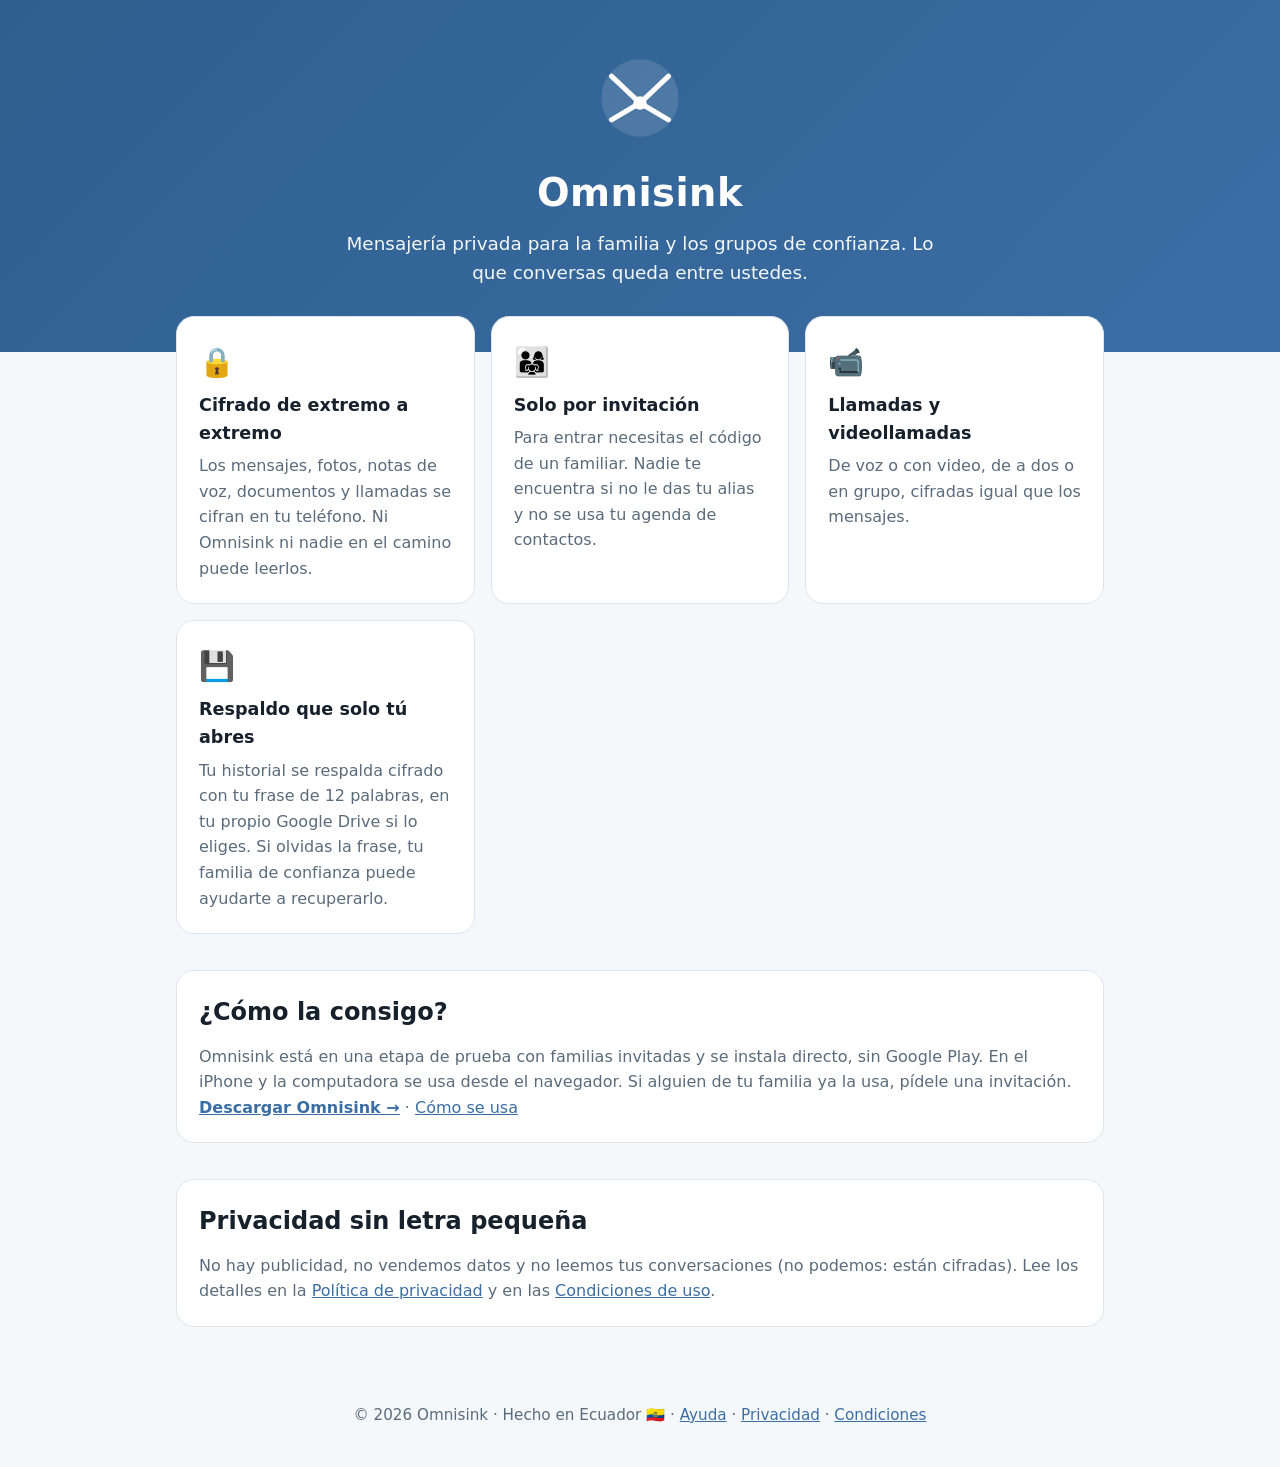
<file: index.html>
<!doctype html>
<html lang="es">
<head>
<meta charset="utf-8">
<meta name="viewport" content="width=device-width, initial-scale=1">
<!-- VERIFICACIÓN DE GOOGLE: pega aquí la etiqueta que te da Search Console (paso 4 de las instrucciones) -->
<meta name="google-site-verification" content="xo5uFhL19Jm6Zq7zxini_jDiAbZhbQNuRPZtZLeQFXs" />
<title>Omnisink · Mensajería privada para la familia</title>
<meta name="description" content="Omnisink es una app de mensajería privada con cifrado de extremo a extremo, pensada para familias y grupos de confianza.">
<style>
  :root { --azul:#2F5F8F; --azul2:#3B6EA5; --fondo:#F5F8FB; --texto:#16212C; --gris:#5A6B7B; --tarjeta:#FFFFFF; --borde:#DCE4EC; }
  @media (prefers-color-scheme: dark) { :root { --fondo:#10151C; --texto:#E8EEF4; --gris:#A8B6C4; --tarjeta:#18212B; --borde:#26323F; } }
  * { box-sizing: border-box; }
  body { margin:0; font-family: system-ui, -apple-system, "Segoe UI", Roboto, sans-serif; background:var(--fondo); color:var(--texto); line-height:1.6; }
  header { background:linear-gradient(135deg,var(--azul),var(--azul2)); color:#fff; padding:56px 20px 64px; text-align:center; }
  header h1 { margin:14px 0 6px; font-size:2.4rem; letter-spacing:.5px; }
  header p { margin:0 auto; max-width:620px; font-size:1.15rem; opacity:.95; }
  main { max-width:960px; margin:-36px auto 0; padding:0 16px 48px; }
  .rejilla { display:grid; grid-template-columns:repeat(auto-fit,minmax(240px,1fr)); gap:16px; }
  .tarjeta { background:var(--tarjeta); border:1px solid var(--borde); border-radius:18px; padding:22px; }
  .tarjeta h3 { margin:6px 0 6px; font-size:1.1rem; }
  .tarjeta p { margin:0; color:var(--gris); }
  .icono { font-size:1.8rem; }
  section { margin-top:36px; }
  h2 { font-size:1.5rem; margin:0 0 12px; }
  footer { text-align:center; color:var(--gris); padding:28px 16px 40px; font-size:.95rem; }
  footer a, main a { color:var(--azul2); }
</style>
</head>
<body>
<header>
  <svg width="84" height="84" viewBox="0 0 100 100" aria-label="Logo de Omnisink">
    <circle cx="50" cy="50" r="46" fill="rgba(255,255,255,.12)"/>
    <g stroke="#fff" stroke-width="6" stroke-linecap="round" fill="none">
      <line x1="16" y1="24" x2="50" y2="56"/><line x1="84" y1="24" x2="50" y2="56"/>
      <line x1="16" y1="76" x2="50" y2="56"/><line x1="84" y1="76" x2="50" y2="56"/>
    </g>
    <circle cx="50" cy="56" r="8" fill="#fff"/>
  </svg>
  <h1>Omnisink</h1>
  <p>Mensajería privada para la familia y los grupos de confianza. Lo que conversas queda entre ustedes.</p>
</header>

<main>
  <div class="rejilla">
    <div class="tarjeta"><div class="icono">🔒</div><h3>Cifrado de extremo a extremo</h3>
      <p>Los mensajes, fotos, notas de voz, documentos y llamadas se cifran en tu teléfono. Ni Omnisink ni nadie en el camino puede leerlos.</p></div>
    <div class="tarjeta"><div class="icono">👨‍👩‍👧</div><h3>Solo por invitación</h3>
      <p>Para entrar necesitas el código de un familiar. Nadie te encuentra si no le das tu alias y no se usa tu agenda de contactos.</p></div>
    <div class="tarjeta"><div class="icono">📹</div><h3>Llamadas y videollamadas</h3>
      <p>De voz o con video, de a dos o en grupo, cifradas igual que los mensajes.</p></div>
    <div class="tarjeta"><div class="icono">💾</div><h3>Respaldo que solo tú abres</h3>
      <p>Tu historial se respalda cifrado con tu frase de 12 palabras, en tu propio Google Drive si lo eliges. Si olvidas la frase, tu familia de confianza puede ayudarte a recuperarlo.</p></div>
  </div>

  <section class="tarjeta">
    <h2>¿Cómo la consigo?</h2>
    <p>Omnisink está en una etapa de prueba con familias invitadas y se instala directo, sin Google Play. En el iPhone y la computadora se usa desde el navegador. Si alguien de tu familia ya la usa, pídele una invitación.</p>
    <p><a href="descargar.html"><b>Descargar Omnisink →</b></a> · <a href="ayuda.html">Cómo se usa</a></p>
  </section>

  <section class="tarjeta">
    <h2>Privacidad sin letra pequeña</h2>
    <p>No hay publicidad, no vendemos datos y no leemos tus conversaciones (no podemos: están cifradas). Lee los detalles en la
      <a href="privacidad.html">Política de privacidad</a> y en las <a href="condiciones.html">Condiciones de uso</a>.</p>
  </section>
</main>

<footer>
  © 2026 Omnisink · Hecho en Ecuador 🇪🇨 ·
  <a href="ayuda.html">Ayuda</a> · <a href="privacidad.html">Privacidad</a> · <a href="condiciones.html">Condiciones</a>
</footer>
</body>
</html>
</file>
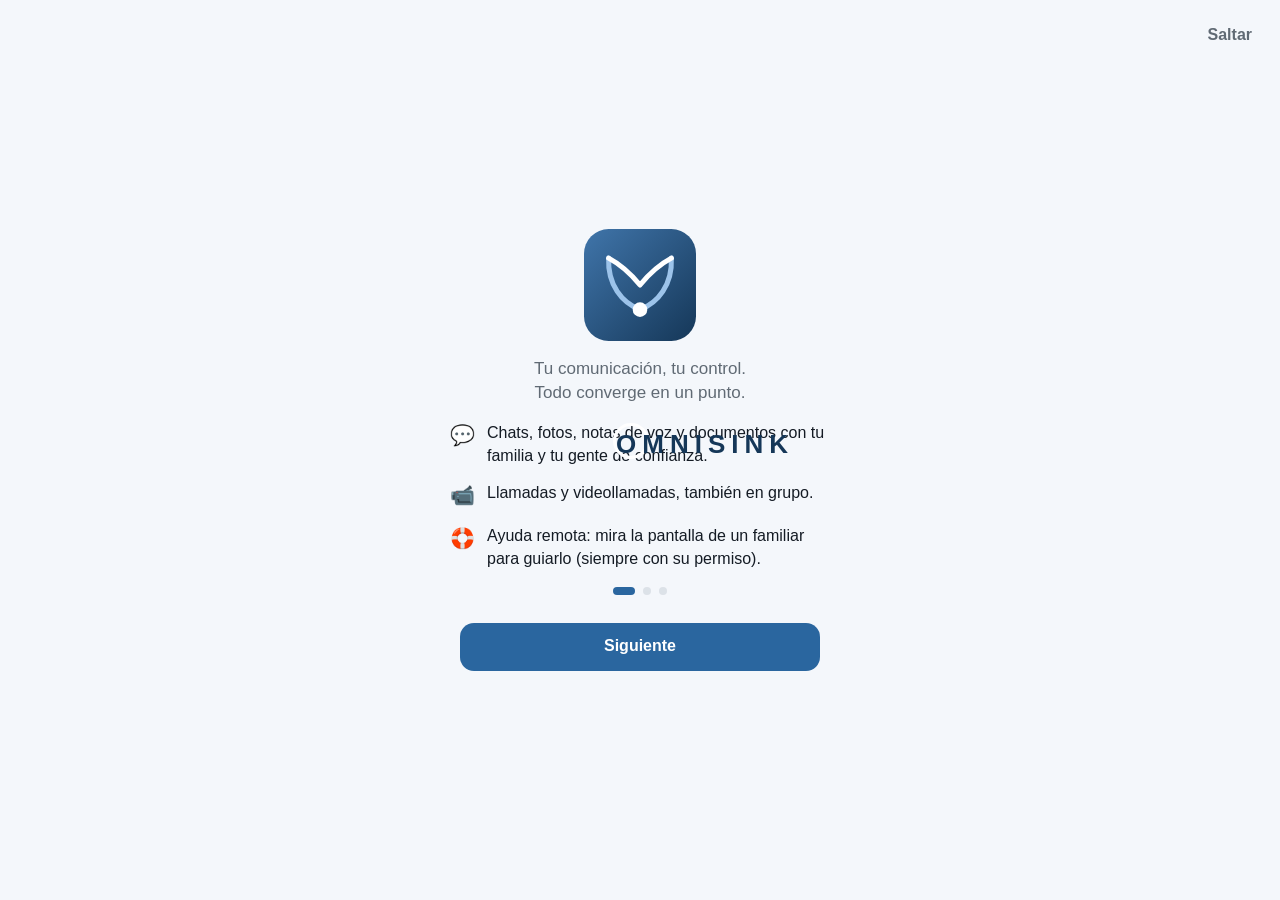
<file: app/index.html>
<!doctype html>
<html lang="es-EC">
  <head>
    <meta charset="UTF-8" />
    <meta http-equiv="Content-Security-Policy" content="default-src 'self'; script-src 'self'; style-src 'self' 'unsafe-inline'; img-src 'self' data: blob:; media-src 'self' blob:; connect-src 'self' https://*.supabase.co wss://*.supabase.co; worker-src 'self'; object-src 'none'; base-uri 'self'; form-action 'self'" />
    <meta name="viewport" content="width=device-width, initial-scale=1, viewport-fit=cover, interactive-widget=resizes-content" />
    <title>Omnisink</title>
    <meta name="description" content="Omnisink: mensajería privada y cifrada para la familia." />
    <meta name="theme-color" content="#FFFFFF" />
    <meta name="referrer" content="no-referrer" />
    <link rel="manifest" href="./manifest.webmanifest" />
    <link rel="icon" href="./logo.svg" type="image/svg+xml" />
    <link rel="apple-touch-icon" href="./apple-touch-icon.png" />
    <meta name="apple-mobile-web-app-capable" content="yes" />
    <meta name="mobile-web-app-capable" content="yes" />
    <meta name="apple-mobile-web-app-status-bar-style" content="default" />
    <meta name="apple-mobile-web-app-title" content="Omnisink" />
    <script type="module" crossorigin src="./assets/index-DxoD8x3Q.js"></script>
    <link rel="stylesheet" crossorigin href="./assets/index-quIKuEgE.css">
  </head>
  <body>
    <div id="raiz"></div>
    <noscript>Omnisink necesita JavaScript.</noscript>
  </body>
</html>
</file>
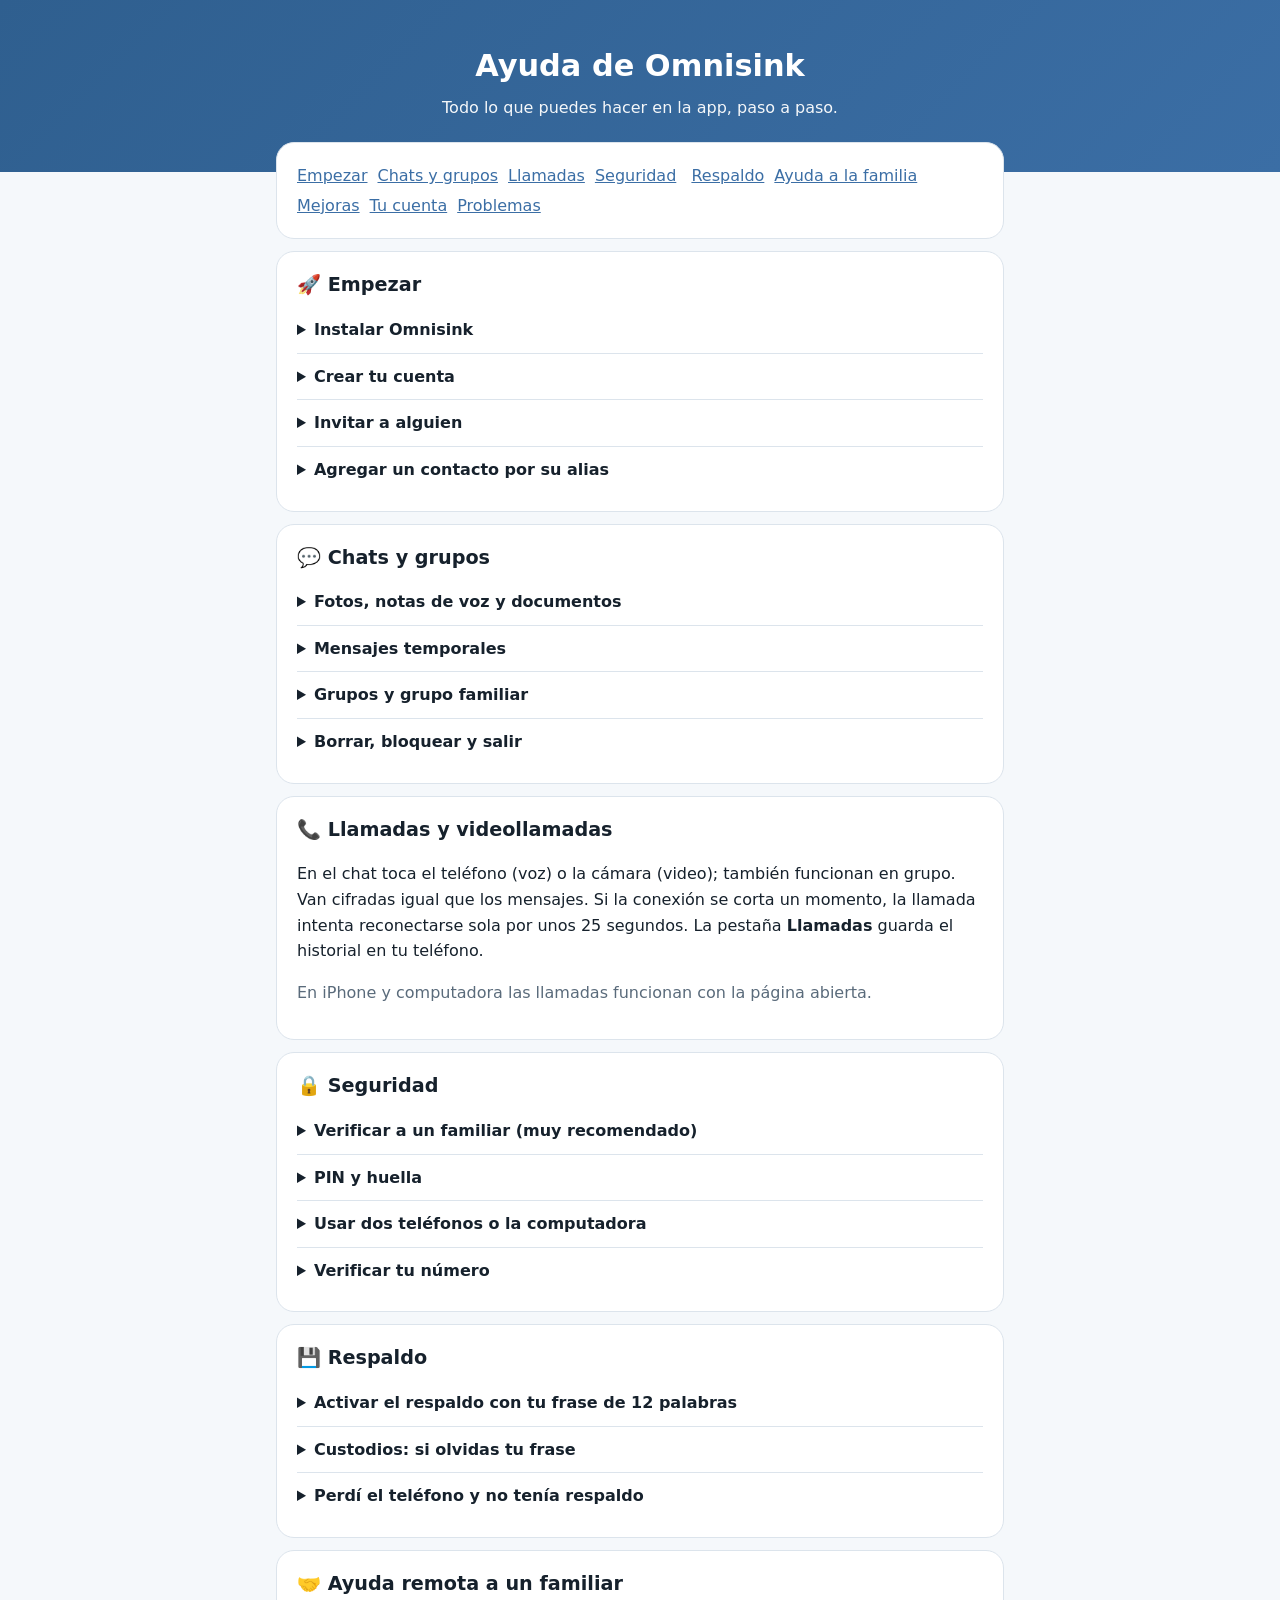
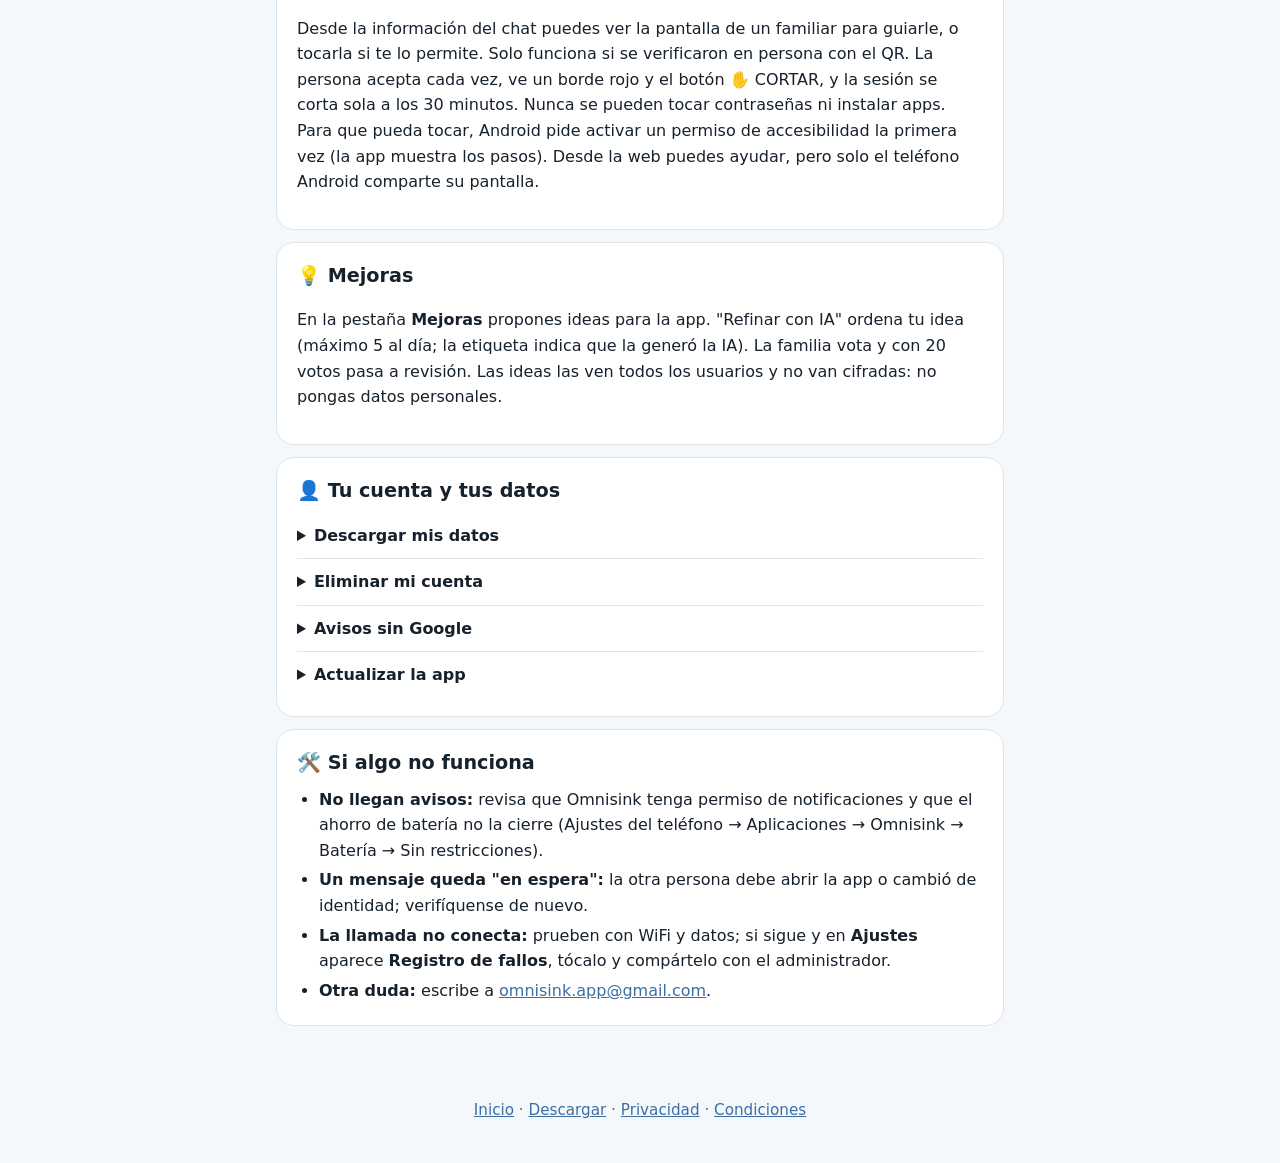
<file: ayuda.html>
<!doctype html>
<html lang="es">
<head>
<meta charset="utf-8">
<meta name="viewport" content="width=device-width, initial-scale=1">
<title>Ayuda · Omnisink</title>
<meta name="description" content="Guía de uso de Omnisink: instalar, invitar, verificar, llamar, respaldar y cuidar tu cuenta.">
<style>
  :root { --azul:#2F5F8F; --azul2:#3B6EA5; --fondo:#F5F8FB; --texto:#16212C; --gris:#5A6B7B; --tarjeta:#FFFFFF; --borde:#DCE4EC; }
  @media (prefers-color-scheme: dark) { :root { --fondo:#10151C; --texto:#E8EEF4; --gris:#A8B6C4; --tarjeta:#18212B; --borde:#26323F; --azul2:#7FB0E6; } }
  * { box-sizing: border-box; }
  body { margin:0; font-family: system-ui, -apple-system, "Segoe UI", Roboto, sans-serif; background:var(--fondo); color:var(--texto); line-height:1.6; }
  header { background:linear-gradient(135deg,var(--azul),#3B6EA5); color:#fff; padding:36px 20px 52px; text-align:center; }
  header h1 { margin:6px 0 4px; font-size:1.9rem; }
  header p { margin:0 auto; max-width:560px; opacity:.95; }
  main { max-width:760px; margin:-30px auto 0; padding:0 16px 48px; display:flex; flex-direction:column; gap:12px; }
  nav.tarjeta a { display:inline-block; margin:2px 10px 2px 0; }
  .tarjeta { background:var(--tarjeta); border:1px solid var(--borde); border-radius:18px; padding:18px 20px; }
  h2 { font-size:1.2rem; margin:0 0 6px; }
  details { border-top:1px solid var(--borde); padding:10px 0; }
  details:first-of-type { border-top:0; }
  summary { cursor:pointer; font-weight:650; }
  summary:focus-visible, a:focus-visible { outline:3px solid var(--azul2); outline-offset:2px; border-radius:6px; }
  ol, ul { margin:8px 0 4px; padding-left:22px; }
  li { margin:4px 0; }
  .gris { color:var(--gris); }
  b.ruta { white-space:nowrap; }
  footer { text-align:center; color:var(--gris); padding:24px 16px 40px; font-size:.95rem; }
  a { color:var(--azul2); }
</style>
</head>
<body>
<header>
  <h1>Ayuda de Omnisink</h1>
  <p>Todo lo que puedes hacer en la app, paso a paso.</p>
</header>
<main>
  <nav class="tarjeta" aria-label="Temas">
    <a href="#empezar">Empezar</a><a href="#chats">Chats y grupos</a><a href="#llamadas">Llamadas</a><a href="#seguridad">Seguridad</a>
    <a href="#respaldo">Respaldo</a><a href="#familia">Ayuda a la familia</a><a href="#mejoras">Mejoras</a><a href="#cuenta">Tu cuenta</a><a href="#problemas">Problemas</a>
  </nav>

  <section class="tarjeta" id="empezar">
    <h2>🚀 Empezar</h2>
    <details><summary>Instalar Omnisink</summary>
      <p>En Android descárgala desde <a href="descargar.html">la página de descarga</a> (se instala sin Google Play). En iPhone o computadora úsala desde el navegador en <a href="app/">Omnisink Web</a>; en iPhone agrégala a la pantalla de inicio con Safari → Compartir → <b>Agregar a inicio</b> para recibir avisos.</p></details>
    <details><summary>Crear tu cuenta</summary>
      <ol><li>Abre Omnisink y toca <b>Tengo un código de invitación</b> (si el registro está abierto, el botón dice <b>Crear mi cuenta</b>).</li>
        <li>Escribe el código de invitación que te dio un familiar (si el registro está abierto, el código es opcional).</li>
        <li>Escribe tu nombre y elige <b>Sin datos personales</b> o <b>Con email</b>. Con email puedes volver a entrar desde otro teléfono; sin datos personales, si desinstalas la app sin agregar un email, pierdes la cuenta.</li>
        <li>Marca la casilla de las Condiciones de uso y la Política de privacidad y toca <b>Crear mi cuenta</b>.</li></ol></details>
    <details><summary>Invitar a alguien</summary>
      <p>En <b class="ruta">Ajustes → Invitar a alguien</b> se crea un código que vence en 7 días y se comparte con el enlace de descarga. Si tienes un grupo familiar, la invitación familiar mete a la persona directo al grupo y la deja como contacto de todos.</p></details>
    <details><summary>Agregar un contacto por su alias</summary>
      <p>Cada persona tiene un alias en <b>Ajustes</b>. Compártelo y la otra persona te agrega desde <b>Nuevo chat</b>. Omnisink no usa la agenda de tu teléfono.</p></details>
  </section>

  <section class="tarjeta" id="chats">
    <h2>💬 Chats y grupos</h2>
    <details><summary>Fotos, notas de voz y documentos</summary>
      <p>En el chat toca <b>+</b> para adjuntar una foto o un documento, o toca el micrófono para grabar una nota de voz y luego envíala. Todo va cifrado. En el servidor los archivos se borran cuando todos los descargaron o a las 72 horas, lo que pase primero: descárgalos dentro de ese tiempo.</p></details>
    <details><summary>Mensajes temporales</summary>
      <p>En la información del chat elige cuánto duran los mensajes nuevos. Se borran solos de todos los teléfonos y del servidor. Ojo: alguien igual podría tomarles captura de pantalla.</p></details>
    <details><summary>Grupos y grupo familiar</summary>
      <p>Desde <b>Nuevo chat → Crear un grupo</b>. Si conviertes un grupo en <b>familiar</b>, todos quedan como contactos entre sí (no se puede deshacer). Si el dueño sale del grupo o elimina su cuenta, el grupo pasa a quien lleva más tiempo en él.</p></details>
    <details><summary>Borrar, bloquear y salir</summary>
      <p>Mantén presionado un mensaje para borrarlo. Para quitar o bloquear a alguien, en <b>Nuevo chat</b> mantén presionado su nombre. Para salir de un grupo, abre la información del grupo.</p></details>
  </section>

  <section class="tarjeta" id="llamadas">
    <h2>📞 Llamadas y videollamadas</h2>
    <p>En el chat toca el teléfono (voz) o la cámara (video); también funcionan en grupo. Van cifradas igual que los mensajes. Si la conexión se corta un momento, la llamada intenta reconectarse sola por unos 25 segundos. La pestaña <b>Llamadas</b> guarda el historial en tu teléfono.</p>
    <p class="gris">En iPhone y computadora las llamadas funcionan con la página abierta.</p>
  </section>

  <section class="tarjeta" id="seguridad">
    <h2>🔒 Seguridad</h2>
    <details><summary>Verificar a un familiar (muy recomendado)</summary>
      <p>En la información del chat toca <b>Verificar</b>. Lo mejor es en persona: cada uno escanea el código QR del otro. También pueden leer en voz alta los 12 grupos de números por llamada: deben ser iguales. Si un día aparece "la identidad cambió", normalmente es porque reinstaló la app: verifiquen de nuevo.</p></details>
    <details><summary>PIN y huella</summary>
      <p>En <b class="ruta">Ajustes → Seguridad</b> pon un PIN y, si quieres, la huella para abrir Omnisink. Si olvidas el PIN tienes que cerrar sesión.</p></details>
    <details><summary>Usar dos teléfonos o la computadora</summary>
      <p>En el teléfono nuevo o en la web elige vincular; aparece un QR. En tu teléfono principal abre la pestaña <b>Dispositivos → Escanear código</b>. Hasta 4 dispositivos por cuenta.</p></details>
    <details><summary>Verificar tu número</summary>
      <p>Opcional, en <b class="ruta">Ajustes → Verificar mi número</b>: envías un SMS con un código desde tu número (tu operadora lo cobra como un SMS normal). Nadie ve tu número; tus contactos solo ven que está verificado.</p></details>
  </section>

  <section class="tarjeta" id="respaldo">
    <h2>💾 Respaldo</h2>
    <details><summary>Activar el respaldo con tu frase de 12 palabras</summary>
      <ol><li>Ve a <b class="ruta">Ajustes → Respaldo</b> y toca <b>Crear mi frase de 12 palabras</b>.</li>
        <li>Anota las 12 palabras en papel, en orden. No les tomes captura ni las envíes por chat.</li>
        <li>Confírmalas. Desde ahí se respalda solo una vez al día (sin fotos, solo su vista previa).</li></ol>
      <p>Puedes guardarlo en tu propio Google Drive o en el servidor de Omnisink; en los dos casos va cifrado y nadie lo abre sin tu frase. Si tu cuenta es sin datos personales, agrégale un email ahí mismo para poder restaurarla en otro teléfono.</p></details>
    <details><summary>Custodios: si olvidas tu frase</summary>
      <p>En <b class="ruta">Respaldo → Custodios</b> eliges de 3 a 5 familiares de mucha confianza. Cada uno guarda un pedacito de tu clave; varios juntos, verificándote en persona, te ayudan a recuperarla. Ninguno puede leer tus chats.</p></details>
    <details><summary>Perdí el teléfono y no tenía respaldo</summary>
      <p>Entra con tu email en el teléfono nuevo y pide el historial a tu familia: ellos te verifican en persona y te comparten los mensajes de los chats que tienen en común. Las fotos antiguas no se recuperan.</p></details>
  </section>

  <section class="tarjeta" id="familia">
    <h2>🤝 Ayuda remota a un familiar</h2>
    <p>Desde la información del chat puedes ver la pantalla de un familiar para guiarle, o tocarla si te lo permite. Solo funciona si se verificaron en persona con el QR. La persona acepta cada vez, ve un borde rojo y el botón ✋ CORTAR, y la sesión se corta sola a los 30 minutos. Nunca se pueden tocar contraseñas ni instalar apps. Para que pueda tocar, Android pide activar un permiso de accesibilidad la primera vez (la app muestra los pasos). Desde la web puedes ayudar, pero solo el teléfono Android comparte su pantalla.</p>
  </section>

  <section class="tarjeta" id="mejoras">
    <h2>💡 Mejoras</h2>
    <p>En la pestaña <b>Mejoras</b> propones ideas para la app. "Refinar con IA" ordena tu idea (máximo 5 al día; la etiqueta indica que la generó la IA). La familia vota y con 20 votos pasa a revisión. Las ideas las ven todos los usuarios y no van cifradas: no pongas datos personales.</p>
  </section>

  <section class="tarjeta" id="cuenta">
    <h2>👤 Tu cuenta y tus datos</h2>
    <details><summary>Descargar mis datos</summary>
      <p><b class="ruta">Ajustes → Mis datos → Descargar mis datos</b> te entrega un archivo con lo que el servidor guarda de tu cuenta. Tus mensajes no están ahí: viven cifrados en tus teléfonos.</p></details>
    <details><summary>Eliminar mi cuenta</summary>
      <p><b class="ruta">Ajustes → Mis datos → Eliminar mi cuenta</b>, escribe ELIMINAR y confirma. Se borran tu perfil, contactos, número verificado, Mejoras y respaldo del servidor, y lo guardado en ese dispositivo. No se puede deshacer. Si guardaste el respaldo en tu Google Drive, bórralo en Drive → Configuración → Administrar apps → Omnisink.</p></details>
    <details><summary>Avisos sin Google</summary>
      <p>Si tu teléfono no tiene Google Play, en <b>Ajustes</b> activa los avisos con la app gratuita ntfy.</p></details>
    <details><summary>Actualizar la app</summary>
      <p>Omnisink te avisa cuando hay versión nueva; también puedes ir a <b class="ruta">Ajustes → Buscar actualizaciones</b>. Se descarga (unos 170 MB) y Android pide confirmar. Tus chats se conservan.</p></details>
  </section>

  <section class="tarjeta" id="problemas">
    <h2>🛠️ Si algo no funciona</h2>
    <ul>
      <li><b>No llegan avisos:</b> revisa que Omnisink tenga permiso de notificaciones y que el ahorro de batería no la cierre (Ajustes del teléfono → Aplicaciones → Omnisink → Batería → Sin restricciones).</li>
      <li><b>Un mensaje queda "en espera":</b> la otra persona debe abrir la app o cambió de identidad; verifíquense de nuevo.</li>
      <li><b>La llamada no conecta:</b> prueben con WiFi y datos; si sigue y en <b>Ajustes</b> aparece <b>Registro de fallos</b>, tócalo y compártelo con el administrador.</li>
      <li><b>Otra duda:</b> escribe a <a href="mailto:omnisink.app@gmail.com">omnisink.app@gmail.com</a>.</li>
    </ul>
  </section>
</main>
<footer>
  <a href="./">Inicio</a> · <a href="descargar.html">Descargar</a> · <a href="privacidad.html">Privacidad</a> · <a href="condiciones.html">Condiciones</a>
</footer>
</body>
</html>
</file>
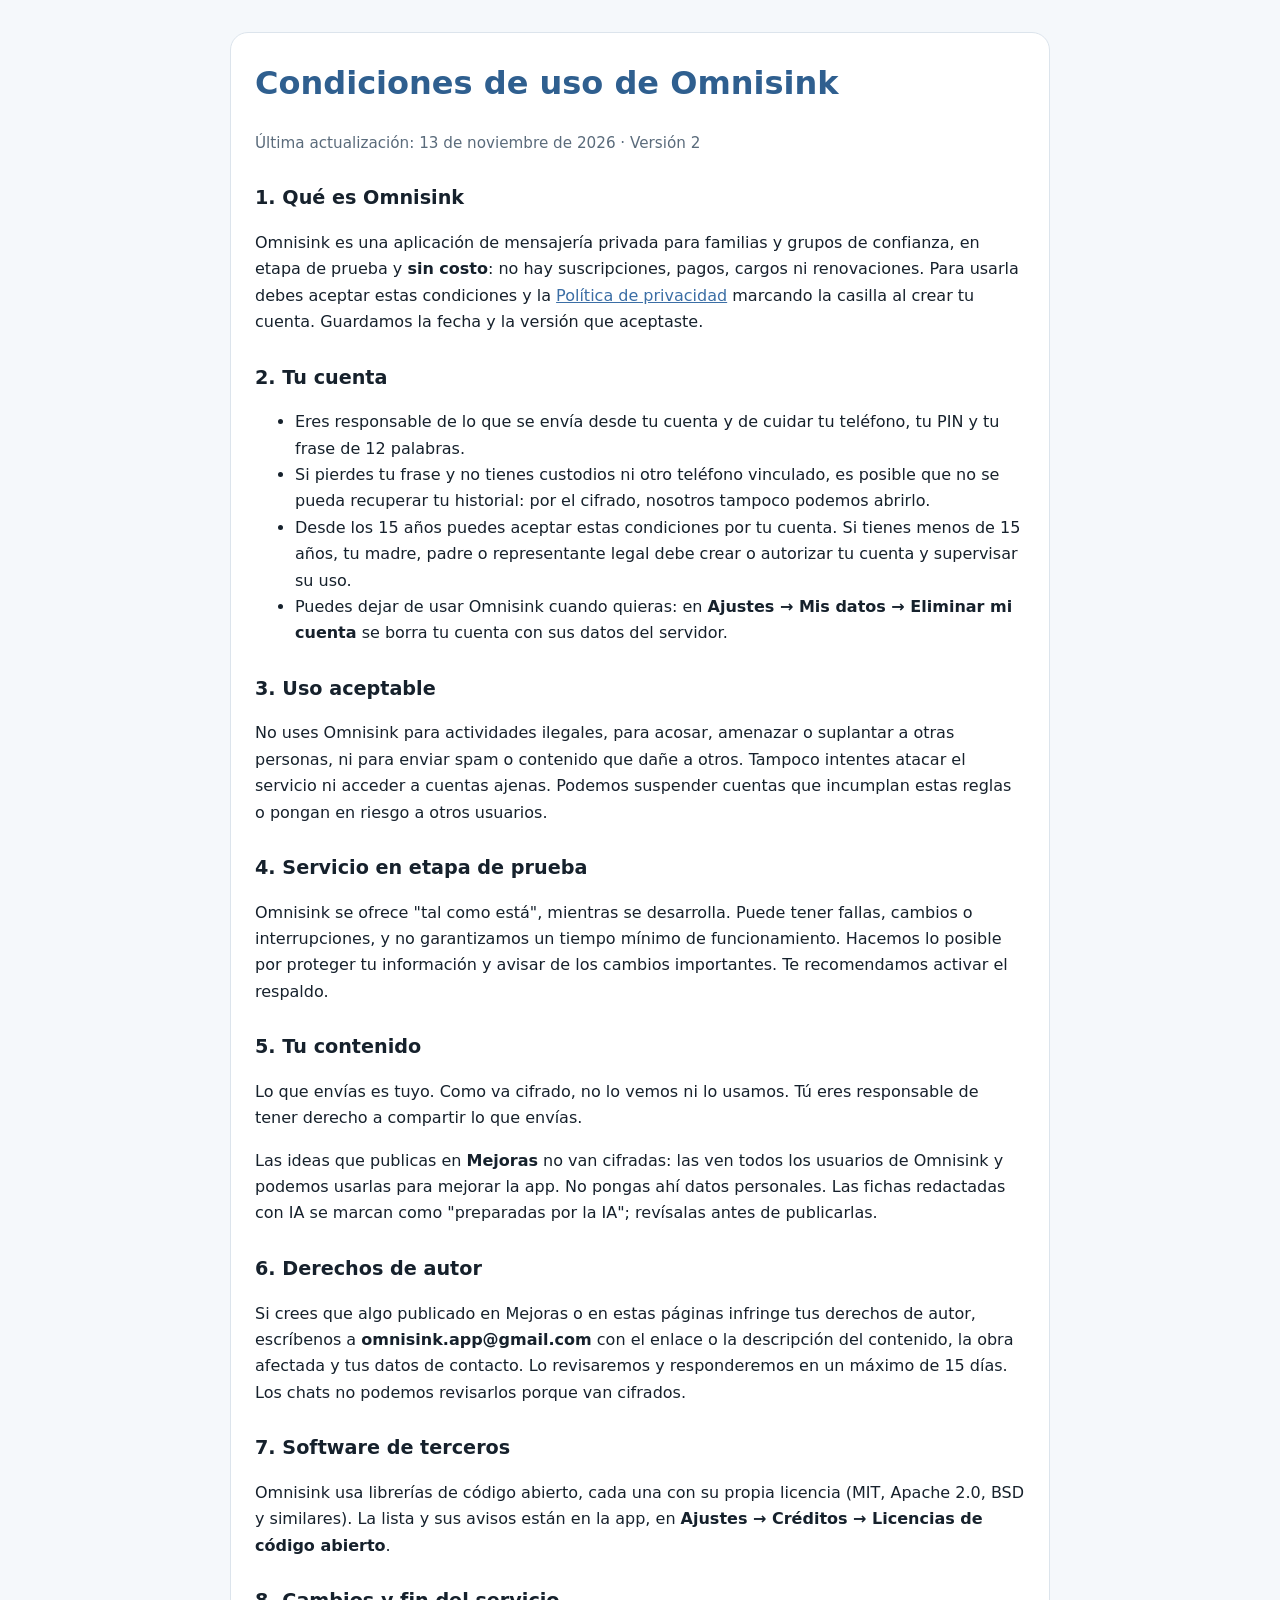
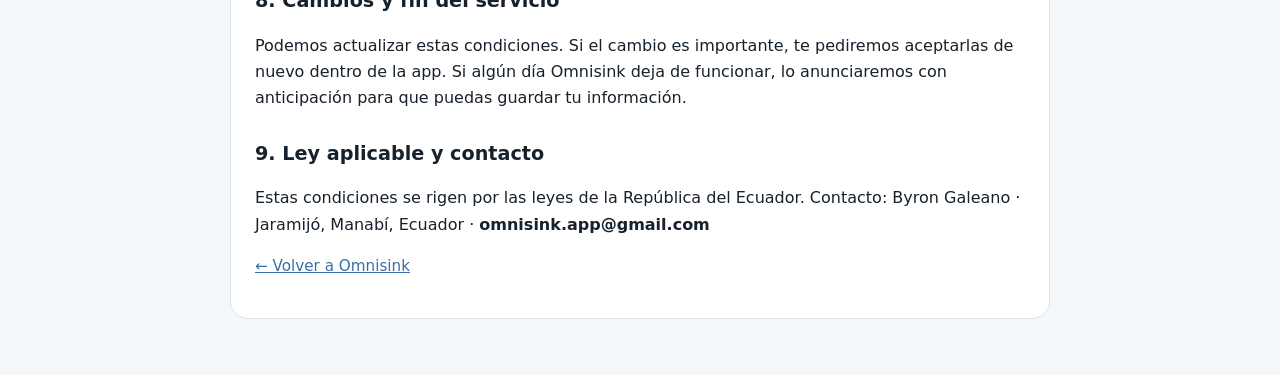
<file: condiciones.html>
<!doctype html>
<html lang="es">
<head>
<meta charset="utf-8">
<meta name="viewport" content="width=device-width, initial-scale=1">
<title>Condiciones de uso · Omnisink</title>
<style>
  :root { --azul:#2F5F8F; --fondo:#F5F8FB; --texto:#16212C; --gris:#5A6B7B; --tarjeta:#FFFFFF; --borde:#DCE4EC; }
  @media (prefers-color-scheme: dark) { :root { --fondo:#10151C; --texto:#E8EEF4; --gris:#A8B6C4; --tarjeta:#18212B; --borde:#26323F; } }
  body { margin:0; font-family: system-ui, -apple-system, "Segoe UI", Roboto, sans-serif; background:var(--fondo); color:var(--texto); line-height:1.65; }
  main { max-width:820px; margin:0 auto; padding:32px 16px 56px; }
  .tarjeta { background:var(--tarjeta); border:1px solid var(--borde); border-radius:18px; padding:24px; }
  h1 { color:var(--azul); margin-top:0; } h2 { font-size:1.2rem; margin-top:26px; }
  .nota { color:var(--gris); font-size:.95rem; } a { color:#3B6EA5; }
</style>
</head>
<body>
<main><div class="tarjeta">
<h1>Condiciones de uso de Omnisink</h1>
<p class="nota">Última actualización: 13 de noviembre de 2026 · Versión 2</p>

<h2>1. Qué es Omnisink</h2>
<p>Omnisink es una aplicación de mensajería privada para familias y grupos de confianza, en etapa de prueba y <b>sin costo</b>:
no hay suscripciones, pagos, cargos ni renovaciones. Para usarla debes aceptar estas condiciones y la
<a href="privacidad.html">Política de privacidad</a> marcando la casilla al crear tu cuenta. Guardamos la fecha y la versión que aceptaste.</p>

<h2>2. Tu cuenta</h2>
<ul>
  <li>Eres responsable de lo que se envía desde tu cuenta y de cuidar tu teléfono, tu PIN y tu frase de 12 palabras.</li>
  <li>Si pierdes tu frase y no tienes custodios ni otro teléfono vinculado, es posible que no se pueda recuperar tu historial: por el cifrado, nosotros tampoco podemos abrirlo.</li>
  <li>Desde los 15 años puedes aceptar estas condiciones por tu cuenta. Si tienes menos de 15 años, tu madre, padre o representante legal debe crear o autorizar tu cuenta y supervisar su uso.</li>
  <li>Puedes dejar de usar Omnisink cuando quieras: en <b>Ajustes → Mis datos → Eliminar mi cuenta</b> se borra tu cuenta con sus datos del servidor.</li>
</ul>

<h2>3. Uso aceptable</h2>
<p>No uses Omnisink para actividades ilegales, para acosar, amenazar o suplantar a otras personas, ni para enviar spam o
contenido que dañe a otros. Tampoco intentes atacar el servicio ni acceder a cuentas ajenas.
Podemos suspender cuentas que incumplan estas reglas o pongan en riesgo a otros usuarios.</p>

<h2>4. Servicio en etapa de prueba</h2>
<p>Omnisink se ofrece "tal como está", mientras se desarrolla. Puede tener fallas, cambios o interrupciones, y no garantizamos
un tiempo mínimo de funcionamiento. Hacemos lo posible por proteger tu información y avisar de los cambios importantes.
Te recomendamos activar el respaldo.</p>

<h2>5. Tu contenido</h2>
<p>Lo que envías es tuyo. Como va cifrado, no lo vemos ni lo usamos. Tú eres responsable de tener derecho a compartir lo que envías.</p>
<p>Las ideas que publicas en <b>Mejoras</b> no van cifradas: las ven todos los usuarios de Omnisink y podemos usarlas para mejorar la app.
No pongas ahí datos personales. Las fichas redactadas con IA se marcan como "preparadas por la IA"; revísalas antes de publicarlas.</p>

<h2>6. Derechos de autor</h2>
<p>Si crees que algo publicado en Mejoras o en estas páginas infringe tus derechos de autor, escríbenos a <b>omnisink.app@gmail.com</b>
con el enlace o la descripción del contenido, la obra afectada y tus datos de contacto. Lo revisaremos y responderemos en un máximo de 15 días.
Los chats no podemos revisarlos porque van cifrados.</p>

<h2>7. Software de terceros</h2>
<p>Omnisink usa librerías de código abierto, cada una con su propia licencia (MIT, Apache 2.0, BSD y similares). La lista y sus avisos
están en la app, en <b>Ajustes → Créditos → Licencias de código abierto</b>.</p>

<h2>8. Cambios y fin del servicio</h2>
<p>Podemos actualizar estas condiciones. Si el cambio es importante, te pediremos aceptarlas de nuevo dentro de la app. Si algún día
Omnisink deja de funcionar, lo anunciaremos con anticipación para que puedas guardar tu información.</p>

<h2>9. Ley aplicable y contacto</h2>
<p>Estas condiciones se rigen por las leyes de la República del Ecuador.
Contacto: Byron Galeano · Jaramijó, Manabí, Ecuador · <b>omnisink.app@gmail.com</b></p>

<p class="nota"><a href="index.html">← Volver a Omnisink</a></p>
</div></main>
</body>
</html>
</file>
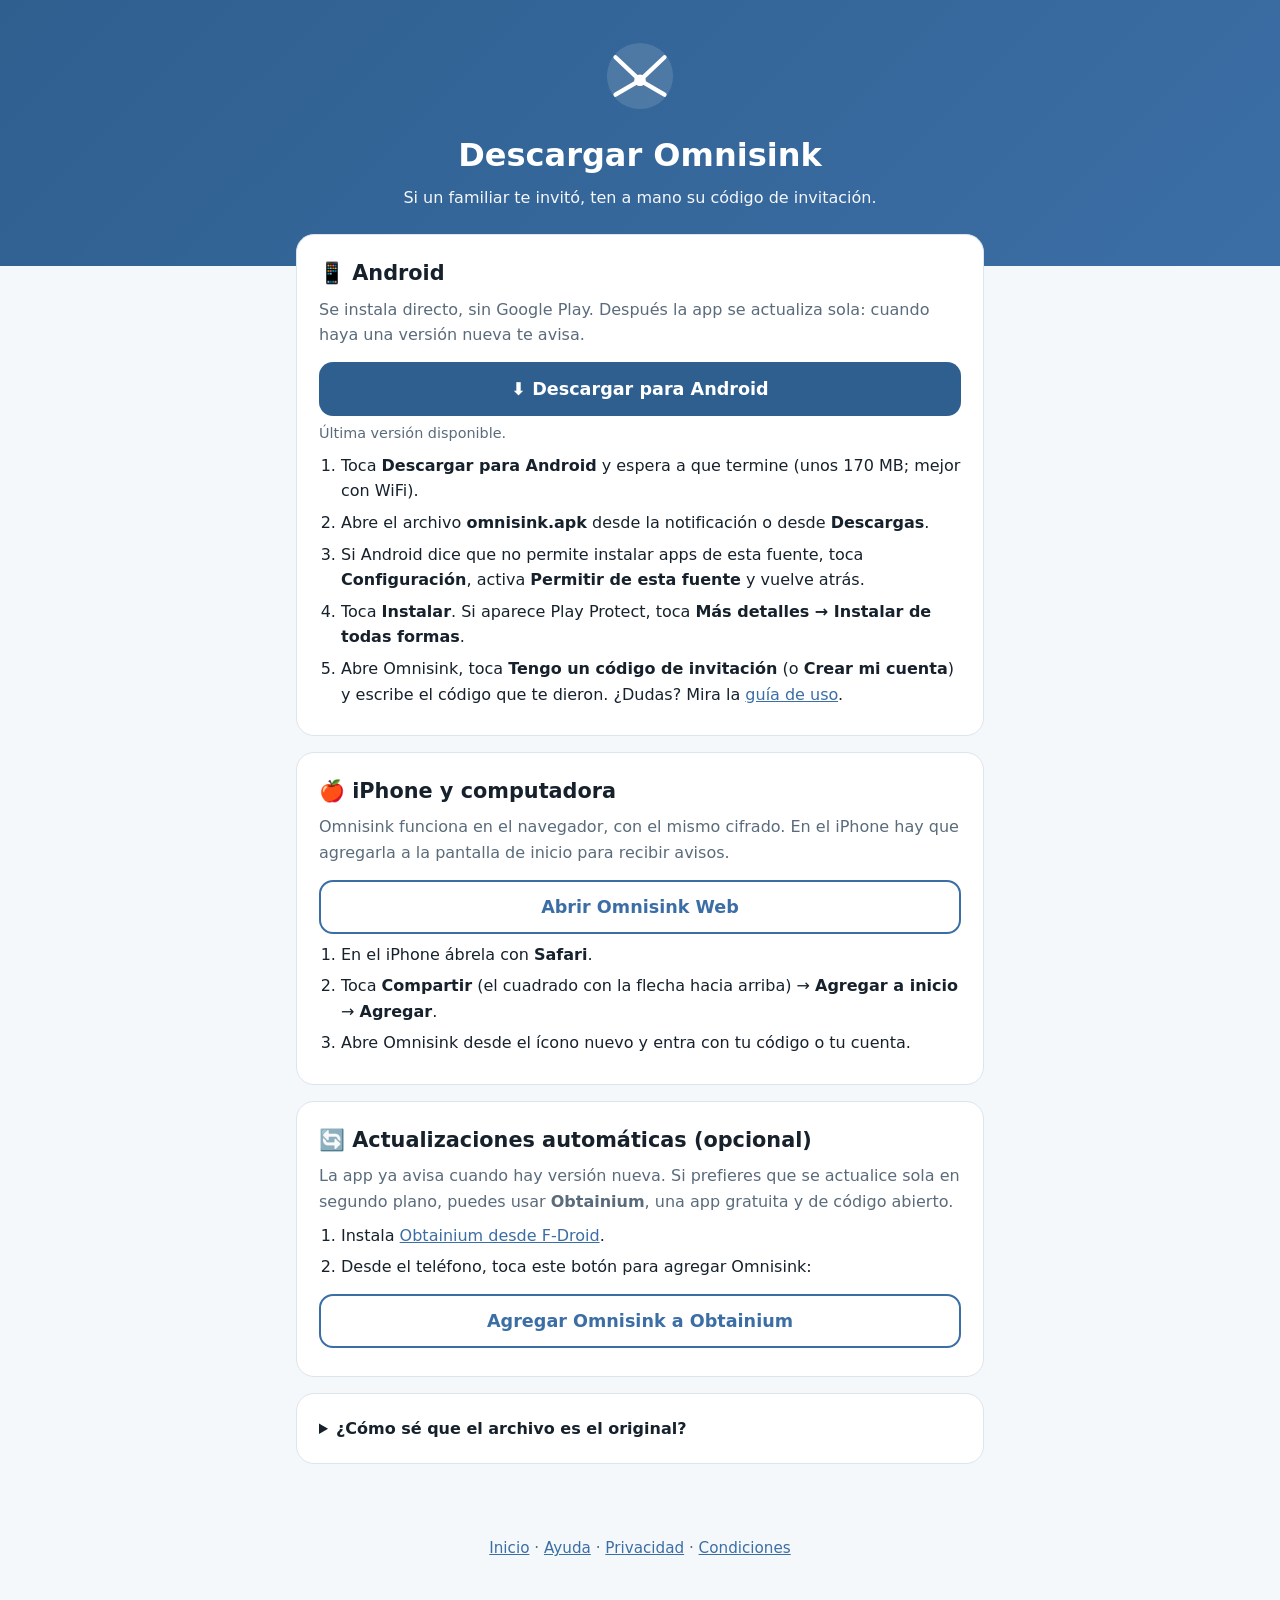
<file: descargar.html>
<!doctype html>
<html lang="es">
<head>
<meta charset="utf-8">
<meta name="viewport" content="width=device-width, initial-scale=1">
<title>Descargar Omnisink</title>
<meta name="description" content="Descarga Omnisink para Android o úsala desde el iPhone y la computadora.">
<style>
  :root { --azul:#2F5F8F; --azul2:#3B6EA5; --fondo:#F5F8FB; --texto:#16212C; --gris:#5A6B7B; --tarjeta:#FFFFFF; --borde:#DCE4EC; --verde:#2E7D4F; }
  @media (prefers-color-scheme: dark) { :root { --fondo:#10151C; --texto:#E8EEF4; --gris:#A8B6C4; --tarjeta:#18212B; --borde:#26323F; --verde:#6CC08F; } }
  * { box-sizing: border-box; }
  body { margin:0; font-family: system-ui, -apple-system, "Segoe UI", Roboto, sans-serif; background:var(--fondo); color:var(--texto); line-height:1.6; }
  header { background:linear-gradient(135deg,var(--azul),var(--azul2)); color:#fff; padding:40px 20px 56px; text-align:center; }
  header h1 { margin:10px 0 4px; font-size:2rem; }
  header p { margin:0 auto; max-width:560px; opacity:.95; }
  main { max-width:720px; margin:-32px auto 0; padding:0 16px 48px; display:flex; flex-direction:column; gap:16px; }
  .tarjeta { background:var(--tarjeta); border:1px solid var(--borde); border-radius:18px; padding:22px; }
  .tarjeta h2 { margin:0 0 6px; font-size:1.3rem; }
  .tarjeta p { margin:6px 0; }
  .gris { color:var(--gris); }
  .pequeno { font-size:.9rem; }
  .boton { display:flex; align-items:center; justify-content:center; gap:10px; min-height:54px; padding:0 20px; margin:14px 0 6px;
           border-radius:14px; background:var(--azul); color:#fff; font-weight:700; font-size:1.1rem; text-decoration:none; }
  .boton.secundario { background:transparent; color:var(--azul2); border:2px solid var(--azul2); }
  ol { margin:8px 0 0; padding-left:22px; }
  ol li { margin:6px 0; }
  .version { color:var(--verde); font-weight:700; }
  .destacado { outline:3px solid var(--azul2); }
  code { font-size:.82rem; word-break:break-all; background:var(--fondo); padding:2px 6px; border-radius:6px; }
  details summary { cursor:pointer; font-weight:600; }
  footer { text-align:center; color:var(--gris); padding:24px 16px 40px; font-size:.95rem; }
  a { color:var(--azul2); }
</style>
</head>
<body>
<header>
  <svg width="72" height="72" viewBox="0 0 100 100" aria-label="Logo de Omnisink">
    <circle cx="50" cy="50" r="46" fill="rgba(255,255,255,.12)"/>
    <g stroke="#fff" stroke-width="6" stroke-linecap="round" fill="none">
      <line x1="16" y1="24" x2="50" y2="56"/><line x1="84" y1="24" x2="50" y2="56"/>
      <line x1="16" y1="76" x2="50" y2="56"/><line x1="84" y1="76" x2="50" y2="56"/>
    </g>
    <circle cx="50" cy="56" r="8" fill="#fff"/>
  </svg>
  <h1>Descargar Omnisink</h1>
  <p>Si un familiar te invitó, ten a mano su código de invitación.</p>
</header>

<main>
  <section class="tarjeta" id="android">
    <h2>📱 Android</h2>
    <p class="gris">Se instala directo, sin Google Play. Después la app se actualiza sola: cuando haya una versión nueva te avisa.</p>
    <a class="boton" id="descargar" href="https://github.com/omnisinkapp/omnisinkapp.github.io/releases/latest/download/omnisink.apk">⬇️ Descargar para Android</a>
    <p class="pequeno gris" id="version">Última versión disponible.</p>
    <ol>
      <li>Toca <b>Descargar para Android</b> y espera a que termine (unos 170 MB; mejor con WiFi).</li>
      <li>Abre el archivo <b>omnisink.apk</b> desde la notificación o desde <b>Descargas</b>.</li>
      <li>Si Android dice que no permite instalar apps de esta fuente, toca <b>Configuración</b>, activa <b>Permitir de esta fuente</b> y vuelve atrás.</li>
      <li>Toca <b>Instalar</b>. Si aparece Play Protect, toca <b>Más detalles → Instalar de todas formas</b>.</li>
      <li>Abre Omnisink, toca <b>Tengo un código de invitación</b> (o <b>Crear mi cuenta</b>) y escribe el código que te dieron. ¿Dudas? Mira la <a href="ayuda.html">guía de uso</a>.</li>
    </ol>
  </section>

  <section class="tarjeta" id="iphone">
    <h2>🍎 iPhone y computadora</h2>
    <p class="gris">Omnisink funciona en el navegador, con el mismo cifrado. En el iPhone hay que agregarla a la pantalla de inicio para recibir avisos.</p>
    <a class="boton secundario" href="app/">Abrir Omnisink Web</a>
    <ol>
      <li>En el iPhone ábrela con <b>Safari</b>.</li>
      <li>Toca <b>Compartir</b> (el cuadrado con la flecha hacia arriba) → <b>Agregar a inicio</b> → <b>Agregar</b>.</li>
      <li>Abre Omnisink desde el ícono nuevo y entra con tu código o tu cuenta.</li>
    </ol>
  </section>

  <section class="tarjeta">
    <h2>🔄 Actualizaciones automáticas (opcional)</h2>
    <p class="gris">La app ya avisa cuando hay versión nueva. Si prefieres que se actualice sola en segundo plano, puedes usar <b>Obtainium</b>, una app gratuita y de código abierto.</p>
    <ol>
      <li>Instala <a href="https://f-droid.org/packages/dev.imranr.obtainium.fdroid/">Obtainium desde F-Droid</a>.</li>
      <li>Desde el teléfono, toca este botón para agregar Omnisink:</li>
    </ol>
    <a class="boton secundario" href="obtainium://add/https://github.com/omnisinkapp/omnisinkapp.github.io">Agregar Omnisink a Obtainium</a>
  </section>

  <section class="tarjeta">
    <details>
      <summary>¿Cómo sé que el archivo es el original?</summary>
      <p class="pequeno">Todas las versiones de Omnisink están firmadas con la misma llave. Su huella SHA-256 es:</p>
      <p><code>8F:4D:FE:BC:10:AC:A5:BC:B1:8B:E2:A1:EB:48:62:8D:3D:5D:97:AB:B6:C3:6C:87:21:69:31:19:5D:61:B9:6F</code></p>
      <p class="pequeno gris">Android no deja instalar una actualización firmada con otra llave encima de Omnisink, así que una copia falsa no puede reemplazar la tuya.</p>
    </details>
  </section>
</main>

<footer>
  <a href="./">Inicio</a> · <a href="ayuda.html">Ayuda</a> · <a href="privacidad.html">Privacidad</a> · <a href="condiciones.html">Condiciones</a>
</footer>

<script>
  // Versión y fecha de la última publicación (GitHub). Si no responde, la página sirve igual.
  fetch('https://api.github.com/repos/omnisinkapp/omnisinkapp.github.io/releases/latest')
    .then(function (r) { return r.ok ? r.json() : null; })
    .then(function (d) {
      if (!d || !d.tag_name) return;
      var f = d.published_at ? new Date(d.published_at).toLocaleDateString('es-EC', { day: 'numeric', month: 'long', year: 'numeric' }) : '';
      var a = (d.assets || []).filter(function (x) { return x.name === 'omnisink.apk'; })[0];
      var mb = a ? ' · ' + Math.round(a.size / 1048576) + ' MB' : '';
      var v = document.getElementById('version');
      v.textContent = 'Versión ' + d.tag_name.replace(/^v/, '') + (f ? ' · publicada el ' + f : '') + mb;
      v.className = 'pequeno version';
    })
    .catch(function () {});
  // En un iPhone se destaca la opción web
  if (/iPhone|iPad|iPod/.test(navigator.userAgent)) document.getElementById('iphone').className += ' destacado';
</script>
</body>
</html>
</file>
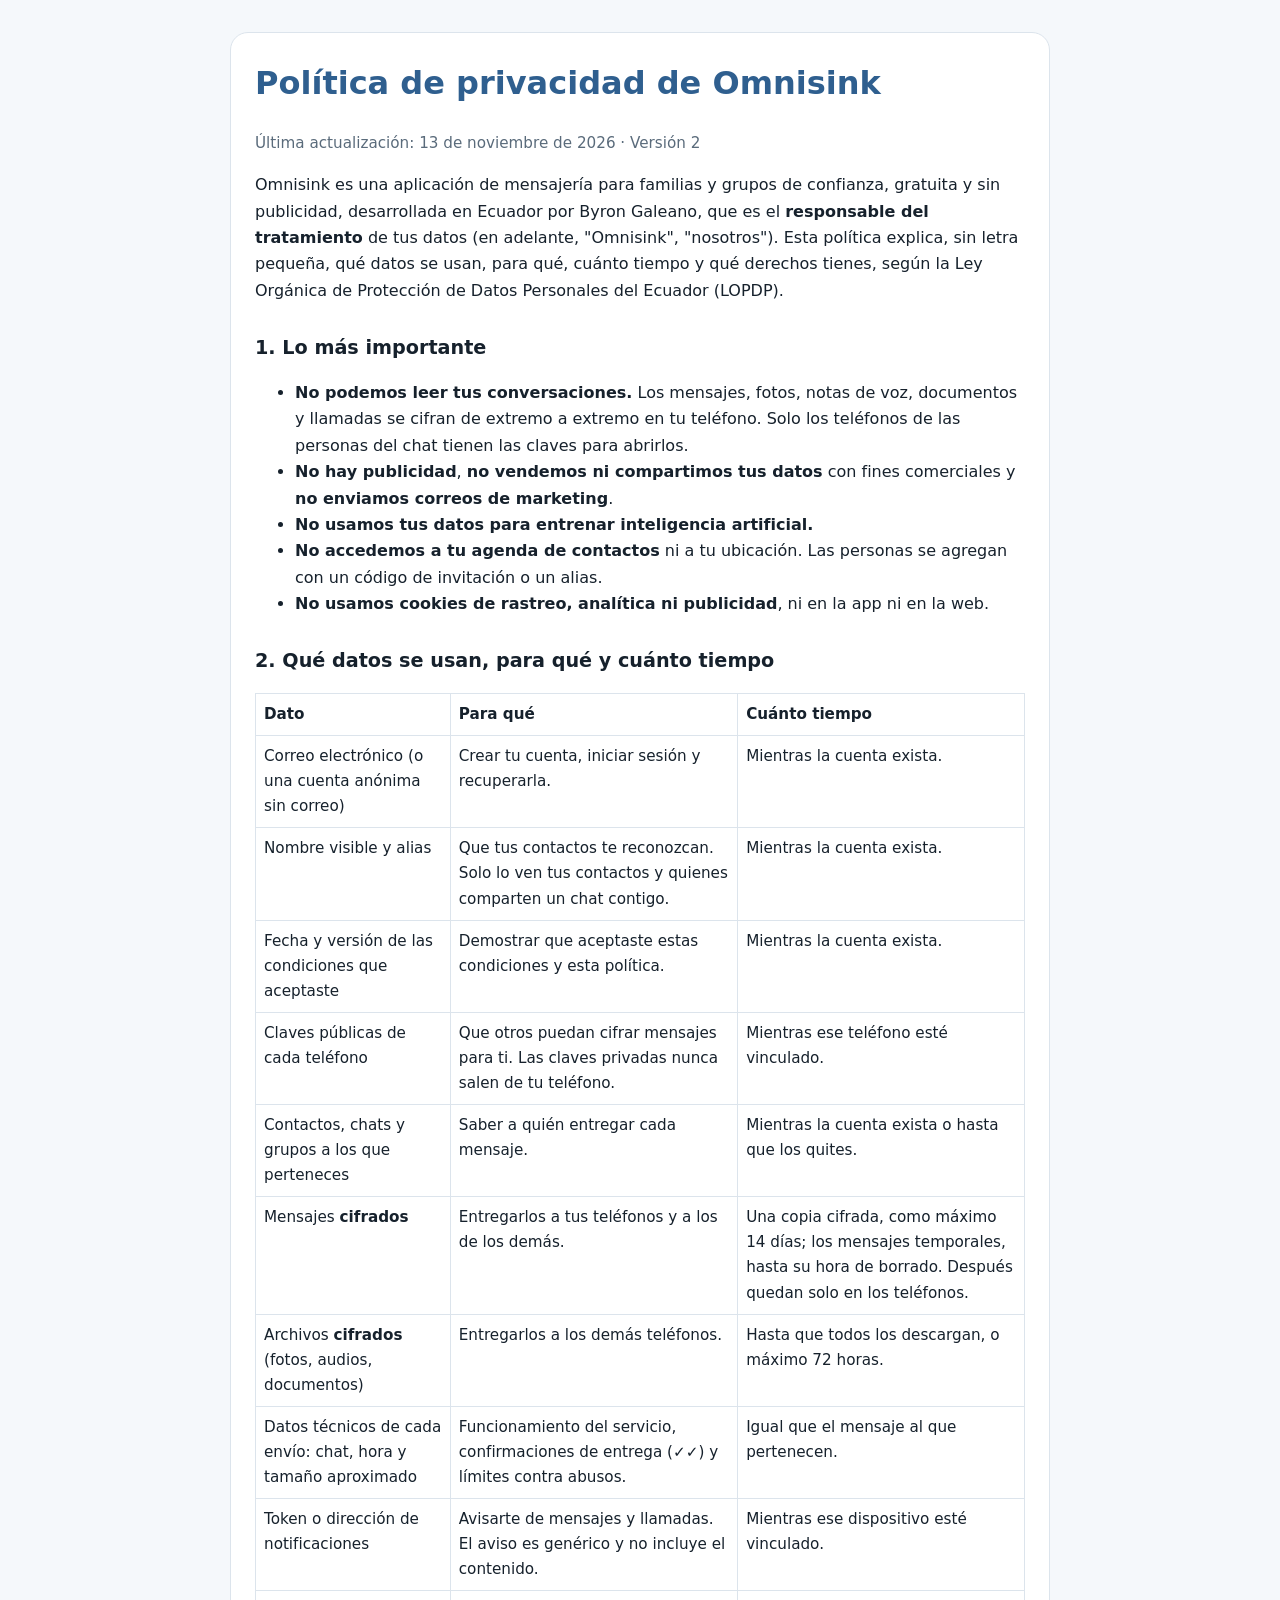
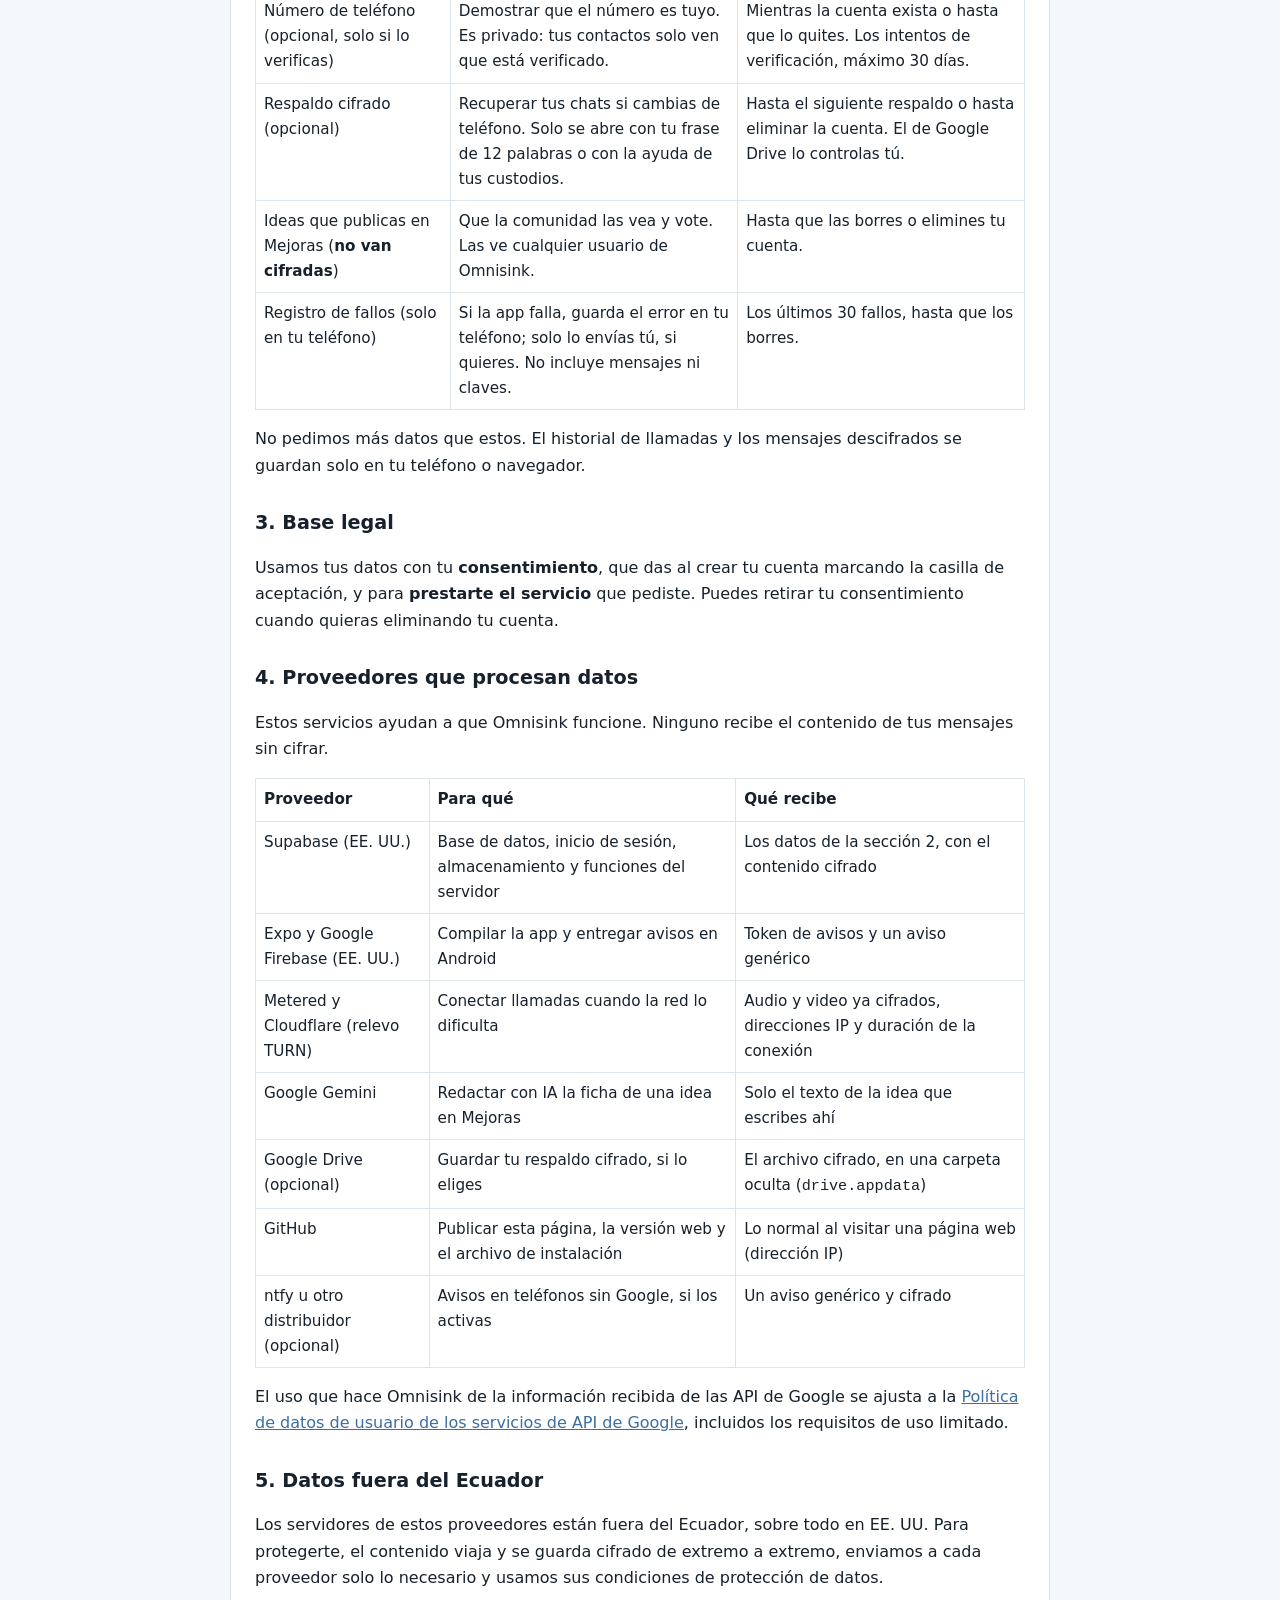
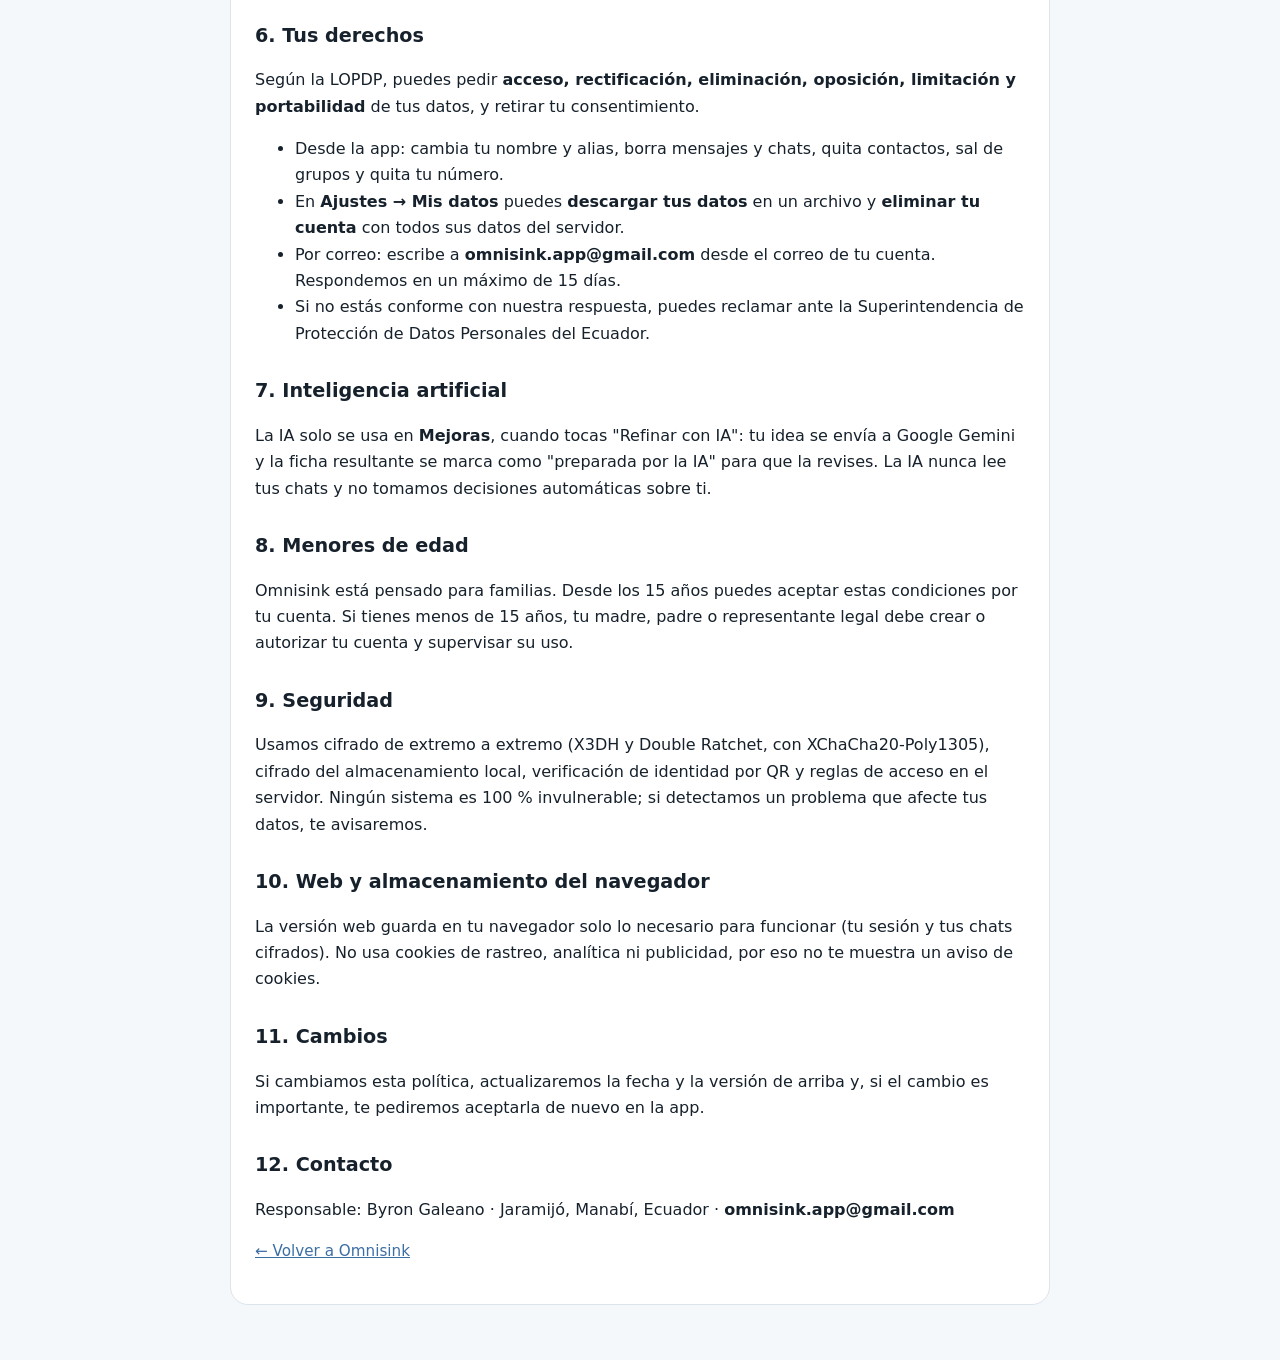
<file: privacidad.html>
<!doctype html>
<html lang="es">
<head>
<meta charset="utf-8">
<meta name="viewport" content="width=device-width, initial-scale=1">
<title>Política de privacidad · Omnisink</title>
<style>
  :root { --azul:#2F5F8F; --fondo:#F5F8FB; --texto:#16212C; --gris:#5A6B7B; --tarjeta:#FFFFFF; --borde:#DCE4EC; }
  @media (prefers-color-scheme: dark) { :root { --fondo:#10151C; --texto:#E8EEF4; --gris:#A8B6C4; --tarjeta:#18212B; --borde:#26323F; } }
  body { margin:0; font-family: system-ui, -apple-system, "Segoe UI", Roboto, sans-serif; background:var(--fondo); color:var(--texto); line-height:1.65; }
  main { max-width:820px; margin:0 auto; padding:32px 16px 56px; }
  .tarjeta { background:var(--tarjeta); border:1px solid var(--borde); border-radius:18px; padding:24px; }
  h1 { color:var(--azul); margin-top:0; } h2 { font-size:1.2rem; margin-top:28px; }
  table { width:100%; border-collapse:collapse; font-size:.95rem; } td, th { border:1px solid var(--borde); padding:8px; text-align:left; vertical-align:top; }
  .nota { color:var(--gris); font-size:.95rem; } a { color:#3B6EA5; }
</style>
</head>
<body>
<main><div class="tarjeta">
<h1>Política de privacidad de Omnisink</h1>
<p class="nota">Última actualización: 13 de noviembre de 2026 · Versión 2</p>

<p>Omnisink es una aplicación de mensajería para familias y grupos de confianza, gratuita y sin publicidad, desarrollada en Ecuador por
Byron Galeano, que es el <b>responsable del tratamiento</b> de tus datos (en adelante, "Omnisink", "nosotros"). Esta política explica,
sin letra pequeña, qué datos se usan, para qué, cuánto tiempo y qué derechos tienes, según la Ley Orgánica de Protección de Datos
Personales del Ecuador (LOPDP).</p>

<h2>1. Lo más importante</h2>
<ul>
  <li><b>No podemos leer tus conversaciones.</b> Los mensajes, fotos, notas de voz, documentos y llamadas se cifran de extremo a extremo en tu teléfono. Solo los teléfonos de las personas del chat tienen las claves para abrirlos.</li>
  <li><b>No hay publicidad</b>, <b>no vendemos ni compartimos tus datos</b> con fines comerciales y <b>no enviamos correos de marketing</b>.</li>
  <li><b>No usamos tus datos para entrenar inteligencia artificial.</b></li>
  <li><b>No accedemos a tu agenda de contactos</b> ni a tu ubicación. Las personas se agregan con un código de invitación o un alias.</li>
  <li><b>No usamos cookies de rastreo, analítica ni publicidad</b>, ni en la app ni en la web.</li>
</ul>

<h2>2. Qué datos se usan, para qué y cuánto tiempo</h2>
<table>
  <tr><th>Dato</th><th>Para qué</th><th>Cuánto tiempo</th></tr>
  <tr><td>Correo electrónico (o una cuenta anónima sin correo)</td><td>Crear tu cuenta, iniciar sesión y recuperarla.</td><td>Mientras la cuenta exista.</td></tr>
  <tr><td>Nombre visible y alias</td><td>Que tus contactos te reconozcan. Solo lo ven tus contactos y quienes comparten un chat contigo.</td><td>Mientras la cuenta exista.</td></tr>
  <tr><td>Fecha y versión de las condiciones que aceptaste</td><td>Demostrar que aceptaste estas condiciones y esta política.</td><td>Mientras la cuenta exista.</td></tr>
  <tr><td>Claves públicas de cada teléfono</td><td>Que otros puedan cifrar mensajes para ti. Las claves privadas nunca salen de tu teléfono.</td><td>Mientras ese teléfono esté vinculado.</td></tr>
  <tr><td>Contactos, chats y grupos a los que perteneces</td><td>Saber a quién entregar cada mensaje.</td><td>Mientras la cuenta exista o hasta que los quites.</td></tr>
  <tr><td>Mensajes <b>cifrados</b></td><td>Entregarlos a tus teléfonos y a los de los demás.</td><td>Una copia cifrada, como máximo 14 días; los mensajes temporales, hasta su hora de borrado. Después quedan solo en los teléfonos.</td></tr>
  <tr><td>Archivos <b>cifrados</b> (fotos, audios, documentos)</td><td>Entregarlos a los demás teléfonos.</td><td>Hasta que todos los descargan, o máximo 72 horas.</td></tr>
  <tr><td>Datos técnicos de cada envío: chat, hora y tamaño aproximado</td><td>Funcionamiento del servicio, confirmaciones de entrega (✓✓) y límites contra abusos.</td><td>Igual que el mensaje al que pertenecen.</td></tr>
  <tr><td>Token o dirección de notificaciones</td><td>Avisarte de mensajes y llamadas. El aviso es genérico y no incluye el contenido.</td><td>Mientras ese dispositivo esté vinculado.</td></tr>
  <tr><td>Número de teléfono (opcional, solo si lo verificas)</td><td>Demostrar que el número es tuyo. Es privado: tus contactos solo ven que está verificado.</td><td>Mientras la cuenta exista o hasta que lo quites. Los intentos de verificación, máximo 30 días.</td></tr>
  <tr><td>Respaldo cifrado (opcional)</td><td>Recuperar tus chats si cambias de teléfono. Solo se abre con tu frase de 12 palabras o con la ayuda de tus custodios.</td><td>Hasta el siguiente respaldo o hasta eliminar la cuenta. El de Google Drive lo controlas tú.</td></tr>
  <tr><td>Ideas que publicas en Mejoras (<b>no van cifradas</b>)</td><td>Que la comunidad las vea y vote. Las ve cualquier usuario de Omnisink.</td><td>Hasta que las borres o elimines tu cuenta.</td></tr>
  <tr><td>Registro de fallos (solo en tu teléfono)</td><td>Si la app falla, guarda el error en tu teléfono; solo lo envías tú, si quieres. No incluye mensajes ni claves.</td><td>Los últimos 30 fallos, hasta que los borres.</td></tr>
</table>
<p>No pedimos más datos que estos. El historial de llamadas y los mensajes descifrados se guardan solo en tu teléfono o navegador.</p>

<h2>3. Base legal</h2>
<p>Usamos tus datos con tu <b>consentimiento</b>, que das al crear tu cuenta marcando la casilla de aceptación, y para <b>prestarte el servicio</b>
que pediste. Puedes retirar tu consentimiento cuando quieras eliminando tu cuenta.</p>

<h2>4. Proveedores que procesan datos</h2>
<p>Estos servicios ayudan a que Omnisink funcione. Ninguno recibe el contenido de tus mensajes sin cifrar.</p>
<table>
  <tr><th>Proveedor</th><th>Para qué</th><th>Qué recibe</th></tr>
  <tr><td>Supabase (EE. UU.)</td><td>Base de datos, inicio de sesión, almacenamiento y funciones del servidor</td><td>Los datos de la sección 2, con el contenido cifrado</td></tr>
  <tr><td>Expo y Google Firebase (EE. UU.)</td><td>Compilar la app y entregar avisos en Android</td><td>Token de avisos y un aviso genérico</td></tr>
  <tr><td>Metered y Cloudflare (relevo TURN)</td><td>Conectar llamadas cuando la red lo dificulta</td><td>Audio y video ya cifrados, direcciones IP y duración de la conexión</td></tr>
  <tr><td>Google Gemini</td><td>Redactar con IA la ficha de una idea en Mejoras</td><td>Solo el texto de la idea que escribes ahí</td></tr>
  <tr><td>Google Drive (opcional)</td><td>Guardar tu respaldo cifrado, si lo eliges</td><td>El archivo cifrado, en una carpeta oculta (<code>drive.appdata</code>)</td></tr>
  <tr><td>GitHub</td><td>Publicar esta página, la versión web y el archivo de instalación</td><td>Lo normal al visitar una página web (dirección IP)</td></tr>
  <tr><td>ntfy u otro distribuidor (opcional)</td><td>Avisos en teléfonos sin Google, si los activas</td><td>Un aviso genérico y cifrado</td></tr>
</table>
<p>El uso que hace Omnisink de la información recibida de las API de Google se ajusta a la
<a href="https://developers.google.com/terms/api-services-user-data-policy">Política de datos de usuario de los servicios de API de Google</a>,
incluidos los requisitos de uso limitado.</p>

<h2>5. Datos fuera del Ecuador</h2>
<p>Los servidores de estos proveedores están fuera del Ecuador, sobre todo en EE. UU. Para protegerte, el contenido viaja y se guarda
cifrado de extremo a extremo, enviamos a cada proveedor solo lo necesario y usamos sus condiciones de protección de datos.</p>

<h2>6. Tus derechos</h2>
<p>Según la LOPDP, puedes pedir <b>acceso, rectificación, eliminación, oposición, limitación y portabilidad</b> de tus datos, y retirar tu consentimiento.</p>
<ul>
  <li>Desde la app: cambia tu nombre y alias, borra mensajes y chats, quita contactos, sal de grupos y quita tu número.</li>
  <li>En <b>Ajustes → Mis datos</b> puedes <b>descargar tus datos</b> en un archivo y <b>eliminar tu cuenta</b> con todos sus datos del servidor.</li>
  <li>Por correo: escribe a <b>omnisink.app@gmail.com</b> desde el correo de tu cuenta. Respondemos en un máximo de 15 días.</li>
  <li>Si no estás conforme con nuestra respuesta, puedes reclamar ante la Superintendencia de Protección de Datos Personales del Ecuador.</li>
</ul>

<h2>7. Inteligencia artificial</h2>
<p>La IA solo se usa en <b>Mejoras</b>, cuando tocas "Refinar con IA": tu idea se envía a Google Gemini y la ficha resultante se marca como
"preparada por la IA" para que la revises. La IA nunca lee tus chats y no tomamos decisiones automáticas sobre ti.</p>

<h2>8. Menores de edad</h2>
<p>Omnisink está pensado para familias. Desde los 15 años puedes aceptar estas condiciones por tu cuenta. Si tienes menos de 15 años,
tu madre, padre o representante legal debe crear o autorizar tu cuenta y supervisar su uso.</p>

<h2>9. Seguridad</h2>
<p>Usamos cifrado de extremo a extremo (X3DH y Double Ratchet, con XChaCha20-Poly1305), cifrado del almacenamiento local, verificación de
identidad por QR y reglas de acceso en el servidor. Ningún sistema es 100 % invulnerable; si detectamos un problema que afecte tus datos,
te avisaremos.</p>

<h2>10. Web y almacenamiento del navegador</h2>
<p>La versión web guarda en tu navegador solo lo necesario para funcionar (tu sesión y tus chats cifrados). No usa cookies de rastreo,
analítica ni publicidad, por eso no te muestra un aviso de cookies.</p>

<h2>11. Cambios</h2>
<p>Si cambiamos esta política, actualizaremos la fecha y la versión de arriba y, si el cambio es importante, te pediremos aceptarla de nuevo en la app.</p>

<h2>12. Contacto</h2>
<p>Responsable: Byron Galeano · Jaramijó, Manabí, Ecuador · <b>omnisink.app@gmail.com</b></p>

<p class="nota"><a href="index.html">← Volver a Omnisink</a></p>
</div></main>
</body>
</html>
</file>
<file: app/assets/index-quIKuEgE.css>
*,*:before,*:after{box-sizing:border-box}html,body,#raiz{height:100%;margin:0}body{background:var(--fondo);color:var(--texto);font:16px/1.4 -apple-system,BlinkMacSystemFont,Segoe UI,Roboto,Helvetica Neue,Arial,sans-serif;-webkit-font-smoothing:antialiased;-webkit-tap-highlight-color:transparent;overscroll-behavior:none}button{font:inherit;color:inherit;background:none;border:0;padding:0;cursor:pointer}button:disabled{cursor:default;opacity:.5}h1,h2,h3,p{margin:0}h2{font-size:20px;font-weight:800}h3{font-size:13px;font-weight:700;letter-spacing:.04em;text-transform:uppercase;color:var(--textoSecundario)}input,textarea{font:inherit;color:inherit}:focus-visible{outline:2px solid var(--primario);outline-offset:2px}.secundario{color:var(--textoSecundario)}.pequeno{font-size:13px}.negrita{font-weight:700}.cursiva{font-style:italic}.tenue{color:var(--textoSecundario)}.exito{color:var(--exito)}.alerta{color:var(--alerta)}.peligro{color:var(--peligro)}.primario{color:var(--primario)}.error{color:var(--peligro)}.pre{white-space:pre-line;line-height:1.5}.flex{flex:1;min-width:0}.recorte{overflow:hidden;text-overflow:ellipsis;white-space:nowrap;min-width:0}.centro{display:flex;flex-direction:column;align-items:center;justify-content:center;gap:12px}.centro-texto{text-align:center}.pila{display:flex;flex-direction:column;gap:12px;width:100%}.etiqueta{font-size:12px;font-weight:700;color:var(--textoSecundario);letter-spacing:.04em;margin-top:4px}.boton{display:inline-flex;align-items:center;justify-content:center;gap:8px;min-height:48px;padding:0 18px;border-radius:14px;background:var(--primario);color:var(--textoSobrePrimario);font-weight:700}.boton.ancho{width:100%}.boton.secundario{background:var(--superficie);color:var(--primario);border:1px solid var(--borde)}.boton.peligro{background:var(--peligro);color:#fff}.campo{width:100%;min-height:48px;padding:12px 14px;border-radius:12px;border:1px solid var(--borde);background:var(--superficie);color:var(--texto);font-size:16px;resize:none}textarea.campo{line-height:1.35}.campo::placeholder{color:var(--textoSecundario)}.tarjeta{background:var(--superficie);border:1px solid var(--borde);border-radius:16px;padding:16px;display:flex;flex-direction:column;gap:10px}.tarjeta.chica{padding:8px 12px;border-radius:10px}.inicial{border-radius:50%;background:var(--primario);color:var(--textoSobrePrimario);font-weight:800;display:flex;align-items:center;justify-content:center;flex-shrink:0;user-select:none}.inicial.grupo{background:var(--acento);color:var(--texto)}.icono-boton{display:inline-flex;align-items:center;justify-content:center;min-width:40px;height:40px;border-radius:20px}.icono-boton:hover{background:color-mix(in srgb,var(--primario) 10%,transparent)}.icono-boton.primario{color:var(--primario)}.icono-boton.peligro{color:var(--peligro)}.icono-boton.exito{color:var(--exito)}.icono-boton.tenue{color:var(--textoSecundario);font-size:22px}.icono-boton.redondo{background:var(--primario);color:var(--textoSobrePrimario);width:40px}.icono-boton.claro{background:#00000059}.enlace{padding:10px 14px;border-radius:10px;font-weight:700;color:var(--primario)}.enlace.peligro{color:var(--peligro)}.enlace.tenue{color:var(--textoSecundario)}.girando{width:18px;height:18px;border-radius:50%;border:2.5px solid currentColor;border-right-color:transparent;display:inline-block;animation:girar .8s linear infinite}.girando.grande{width:34px;height:34px;color:var(--primario)}.girando.claro{color:var(--textoSobrePrimario)}@keyframes girar{to{transform:rotate(360deg)}}.velo{position:fixed;inset:0;background:#00000073;display:flex;align-items:center;justify-content:center;padding:24px;z-index:50;animation:aparecer .15s ease-out}.velo.abajo{align-items:flex-end;padding:0}.velo.negro{background:#000;z-index:60;padding:0}@keyframes aparecer{0%{opacity:0}}.dialogo{background:var(--superficie);border-radius:20px;padding:20px;width:min(420px,100%);display:flex;flex-direction:column;gap:10px}.dialogo h3{text-transform:none;letter-spacing:0;font-size:18px;color:var(--texto)}.dialogo p{white-space:pre-line;line-height:1.45}.dialogo-botones{display:flex;flex-wrap:wrap;justify-content:flex-end;gap:4px;margin-top:6px}.hoja{background:var(--superficie);width:min(560px,100%);border-radius:20px 20px 0 0;padding:18px 12px calc(18px + env(safe-area-inset-bottom));display:flex;flex-direction:column;gap:4px}.hoja h3{padding:0 8px 6px}.opcion{display:flex;align-items:center;gap:12px;padding:14px 10px;border-radius:12px;text-align:left;font-weight:600}.opcion:hover{background:var(--fondo)}.opcion.peligro{color:var(--peligro)}.pagina{height:100%;display:flex;flex-direction:column;overflow-y:auto;background:var(--fondo)}.pagina.centro{justify-content:center;padding:24px}.bienvenida{gap:16px;padding:32px 24px calc(32px + env(safe-area-inset-bottom));text-align:center}.bienvenida .pila{max-width:360px;margin-top:12px}.marca{letter-spacing:6px;font-weight:800;color:var(--primarioOscuro);font-size:26px;text-align:center}.eslogan{color:var(--textoSecundario);font-size:17px}.aviso-instalar{background:var(--superficie);border:1px dashed var(--borde);border-radius:12px;padding:10px 14px;font-size:13px;max-width:360px}.bienvenida{position:relative}.saltar{position:absolute;top:calc(14px + env(safe-area-inset-top));right:14px}.icono-grande{font-size:56px;width:104px;height:104px;border-radius:30px;background:var(--superficie);border:1px solid var(--borde);display:flex;align-items:center;justify-content:center}.puntos{list-style:none;margin:0;padding:0;display:flex;flex-direction:column;gap:14px;max-width:380px;text-align:left}.puntos li{display:flex;gap:12px;line-height:1.45}.puntos li span{font-size:20px}.puntitos{display:flex;gap:8px}.puntitos button{width:8px;height:8px;border-radius:4px;background:var(--borde);transition:width .2s}.puntitos button.activo{width:22px;background:var(--primario)}.formulario{padding:calc(20px + env(safe-area-inset-top)) 24px 24px;gap:12px;max-width:460px;margin:0 auto;width:100%}.volver{align-self:flex-start;color:var(--primario);font-weight:700;padding:6px 0}.marco{height:100%;display:grid;grid-template-columns:72px 360px 1fr}.riel{background:var(--superficie);border-right:1px solid var(--borde);display:flex;flex-direction:column;align-items:center;gap:8px;padding:calc(14px + env(safe-area-inset-top)) 0 14px}.riel-logo{margin-bottom:10px}.riel button{display:flex;flex-direction:column;align-items:center;gap:2px;padding:8px 4px;width:64px;border-radius:12px;color:var(--textoSecundario)}.riel button.activo{color:var(--primario);background:color-mix(in srgb,var(--primario) 12%,transparent)}.riel small{font-size:11px;font-weight:600}.columna-lista{border-right:1px solid var(--borde);min-height:0;overflow:hidden}.columna-detalle{min-width:0;min-height:0;overflow:hidden}.vacio-chat{height:100%;display:flex;flex-direction:column;align-items:center;justify-content:center;gap:14px;opacity:.85}.cabecera{display:flex;align-items:center;gap:8px;padding:calc(10px + env(safe-area-inset-top)) 12px 10px;background:var(--superficie);border-bottom:1px solid var(--borde);min-height:60px;flex-shrink:0}.cabecera h2{flex:1;padding-left:4px}.contenido{padding:16px;display:flex;flex-direction:column;gap:14px;max-width:720px;width:100%;margin:0 auto;padding-bottom:calc(24px + env(safe-area-inset-bottom))}.contenido.estrecho{max-width:480px;padding-top:calc(24px + env(safe-area-inset-top))}.lista{height:100%;display:flex;flex-direction:column;background:var(--fondo)}.chats{list-style:none;margin:0;padding:4px 0;overflow-y:auto;flex:1}.vacio{padding:24px;color:var(--textoSecundario);text-align:center}.fila-chat{display:flex;align-items:center;gap:12px;width:100%;padding:10px 14px;text-align:left}.fila-chat:hover{background:var(--superficie)}.fila-chat.activa{background:color-mix(in srgb,var(--primario) 12%,var(--superficie))}.fila-centro{flex:1;min-width:0;display:flex;flex-direction:column;gap:2px}.fila-arriba,.fila-abajo{display:flex;align-items:center;gap:8px;justify-content:space-between}.fila-arriba strong{overflow:hidden;text-overflow:ellipsis;white-space:nowrap}.globo{background:var(--primario);color:var(--textoSobrePrimario);border-radius:11px;min-width:22px;height:22px;padding:0 6px;font-size:12px;font-weight:800;display:inline-flex;align-items:center;justify-content:center}.franja-avisos{display:flex;align-items:center;gap:6px;margin:8px 10px 0;padding:8px 6px 8px 12px;border-radius:12px;background:color-mix(in srgb,var(--primario) 12%,var(--superficie));border:1px solid var(--borde);font-size:14px}.franja-avisos span{flex:1}.franja-avisos .enlace{padding:6px 8px;white-space:nowrap}.chips{display:flex;flex-wrap:wrap;gap:8px}.chips button{padding:8px 14px;border-radius:18px;border:1px solid var(--borde);background:var(--superficie);font-weight:600}.chips button.activo{background:var(--primario);border-color:var(--primario);color:var(--textoSobrePrimario)}.fila-llamada{display:flex;align-items:center;padding-right:8px}.fila-llamada .fila-chat{flex:1;min-width:0}.con-globo{position:relative;display:inline-flex}.globo.chico{position:absolute;top:-6px;right:-10px;min-width:18px;height:18px;font-size:11px;background:var(--peligro);color:#fff}.barra-temporal{display:flex;align-items:center;justify-content:center;gap:6px;padding:6px 12px;font-size:12px;color:var(--textoSecundario);background:var(--superficie);border-bottom:1px solid var(--borde)}.chat{height:100%;display:flex;flex-direction:column;background:var(--fondo)}.titulo-chat{display:flex;align-items:center;gap:10px;flex:1;min-width:0;text-align:left;padding:2px 4px;border-radius:10px}.alerta-roja{background:var(--peligro);color:#fff;padding:12px 14px;display:flex;gap:10px;align-items:center;text-align:left}.alerta-roja span{flex:1}.mensajes{flex:1;overflow-y:auto;padding:12px;display:flex;flex-direction:column;gap:6px}.nota-cifrado,.sistema{align-self:center;text-align:center;font-size:12px;color:var(--textoSecundario);background:var(--superficie);border-radius:10px;padding:7px 10px;max-width:90%;margin-bottom:6px}.sistema{font-size:13px;margin:4px 0}.sistema.rojo{color:var(--peligro)}.burbuja{max-width:min(82%,560px);border-radius:14px;padding:8px 10px 6px;display:flex;flex-direction:column;gap:4px;position:relative}.burbuja.mia{align-self:flex-end;background:var(--burbujaPropia);border-bottom-right-radius:4px}.burbuja.ajena{align-self:flex-start;background:var(--burbujaAjena);border:1px solid var(--borde);border-bottom-left-radius:4px}.burbuja .texto{white-space:pre-wrap;word-break:break-word}.autor{font-size:12px;font-weight:700;color:var(--primario)}.pie{align-self:flex-end;display:inline-flex;align-items:center;gap:4px;font-size:11px;color:var(--textoSecundario)}.mas-opciones{opacity:0;padding:0 4px;font-size:14px;color:var(--textoSecundario)}.burbuja:hover .mas-opciones,.mas-opciones:focus-visible{opacity:1}@media(hover:none){.mas-opciones{display:none}.burbuja{-webkit-user-select:none;user-select:none;-webkit-touch-callout:none}}.espera{font-size:11px;color:var(--alerta)}.foto{position:relative;overflow:hidden;border-radius:10px;background:var(--fondo);display:flex;align-items:center;justify-content:center}.foto img{width:100%;height:100%;object-fit:cover;display:block}.foto img.borrosa{filter:blur(8px);transform:scale(1.1)}.audio{display:flex;align-items:center;gap:10px;min-width:220px}.barras{flex:1;display:flex;align-items:center;gap:2px;height:30px}.barras span{flex:1;background:var(--primario);border-radius:2px;min-height:3px}.archivo{display:flex;align-items:center;gap:10px;padding:8px;border-radius:10px;background:var(--fondo);text-align:left;min-width:220px;color:var(--primario)}.archivo strong{color:var(--texto)}.archivo small{color:var(--textoSecundario)}.redactor{display:flex;align-items:flex-end;gap:6px;padding:8px 10px calc(8px + env(safe-area-inset-bottom));background:var(--fondo);border-top:1px solid var(--borde)}.redactor textarea{max-height:140px;border-radius:22px;min-height:44px;padding:11px 16px}.redactor .icono-boton{height:44px}.enviar{width:46px;height:46px;border-radius:23px;background:var(--primario);color:var(--textoSobrePrimario);display:inline-flex;align-items:center;justify-content:center;flex-shrink:0}.redactor.grabando{align-items:center}.punto-rojo{width:14px;height:14px;border-radius:7px;background:var(--peligro);transition:transform .1s;margin:0 6px}.visor{max-width:100%;max-height:100%;object-fit:contain}.cerrar-visor{position:fixed;top:calc(12px + env(safe-area-inset-top));right:12px}.fila-contacto{display:flex;align-items:center;gap:12px;padding:6px 0}.fila-contacto+.fila-contacto{border-top:1px solid var(--borde)}.fila-boton{display:flex;align-items:center;gap:12px;flex:1;min-width:0;text-align:left;padding:4px 0}.fila-acciones{display:inline-flex;align-items:center;gap:4px}.elegible{cursor:pointer}.elegible input,.interruptor input{width:22px;height:22px;accent-color:var(--primario);flex-shrink:0}.interruptor{display:flex;gap:12px;align-items:flex-start;background:var(--superficie);border:1px solid var(--borde);border-radius:14px;padding:14px;cursor:pointer}.numeros{display:grid;grid-template-columns:repeat(3,1fr);gap:10px;padding:6px 0}.numeros span{text-align:center;color:var(--primario);font-size:22px;font-weight:800;letter-spacing:2px;font-variant-numeric:tabular-nums;user-select:all}.qr{background:#fff;border-radius:12px;padding:6px}.qr svg{width:100%;height:100%;display:block}.escaner{width:min(480px,100%);height:100%;margin:0 auto;display:flex;flex-direction:column;gap:14px;padding:calc(20px + env(safe-area-inset-top)) 20px 24px;color:#fff;position:relative}.escaner h3{color:#fff;text-transform:none;font-size:18px;letter-spacing:0}.escaner video{width:100%;flex:1;min-height:0;object-fit:cover;border-radius:16px;background:#111}.segmentos{display:flex;background:var(--fondo);border:1px solid var(--borde);border-radius:12px;padding:4px}.segmentos button{flex:1;padding:8px;border-radius:9px;font-weight:600;color:var(--textoSecundario)}.segmentos button.activo{background:var(--primario);color:var(--textoSobrePrimario)}.arcoiris{width:100%;height:28px;-webkit-appearance:none;appearance:none;border-radius:14px;outline:none;background:linear-gradient(90deg,#d92626,#d9d926,#22c322,#22c3c3,#3c3cdd,#d926d9,#d92626)}.arcoiris::-webkit-slider-thumb{-webkit-appearance:none;width:28px;height:28px;border-radius:50%;background:#fff;border:3px solid var(--primario)}.arcoiris::-moz-range-thumb{width:24px;height:24px;border-radius:50%;background:#fff;border:3px solid var(--primario)}.invitacion{display:flex;justify-content:space-between;align-items:center;gap:10px}.invitacion code{font-weight:800;letter-spacing:2px}.palabras{list-style:none;margin:0;padding:0;display:grid;grid-template-columns:repeat(3,1fr);gap:8px}.palabras li{background:var(--fondo);border:1px solid var(--borde);border-radius:10px;padding:8px;font-weight:700;display:flex;gap:6px}.palabras li span{color:var(--textoSecundario);font-weight:400;font-size:12px}.creditos{text-align:left}.creditos p{line-height:1.5}.llamada{position:fixed;inset:0;z-index:40;color:#fff;display:flex;flex-direction:column}.llamada.voz{background:#14202b;justify-content:space-between;padding:calc(60px + env(safe-area-inset-top)) 24px calc(40px + env(safe-area-inset-bottom))}.llamada.video{background:#000}.llamada-centro{display:flex;flex-direction:column;align-items:center;gap:14px;text-align:center}.llamada-centro h2{font-size:26px}.llamada-centro small{opacity:.75}.llamada-centro .rosado{color:#ffb4ab}.llamada-controles{display:flex;justify-content:space-evenly;gap:12px;min-height:100px;align-items:flex-end}.llamada.video .llamada-controles{position:absolute;bottom:calc(24px + env(safe-area-inset-bottom));left:0;right:0}.redondo-llamada{display:flex;flex-direction:column;align-items:center;gap:6px;width:84px;color:#fff}.redondo-llamada span{width:62px;height:62px;border-radius:31px;display:flex;align-items:center;justify-content:center}.redondo-llamada small{font-size:12px;text-align:center}.arriba-izq{position:absolute;top:calc(14px + env(safe-area-inset-top));left:14px}.llamada-arriba{position:absolute;top:calc(14px + env(safe-area-inset-top));left:12px;right:140px;display:flex;gap:10px;align-items:center;text-shadow:0 0 6px #000}.rejilla{flex:1;display:grid}.rejilla.n2{grid-template-columns:1fr;grid-template-rows:1fr 1fr}.rejilla.n3,.rejilla.n4{grid-template-columns:1fr 1fr;grid-template-rows:1fr 1fr}@media(min-aspect-ratio:1/1){.rejilla.n2{grid-template-columns:1fr 1fr;grid-template-rows:1fr}}.recuadro{position:relative;background:#0b141c;display:flex;align-items:center;justify-content:center;overflow:hidden;min-height:0}.recuadro video{width:100%;height:100%;object-fit:cover}.recuadro video.espejo{transform:scaleX(-1)}.nombre-video{position:absolute;left:8px;bottom:6px;font-size:12px;font-weight:700;text-shadow:0 0 4px #000}.recuadro.propia{position:absolute;top:calc(12px + env(safe-area-inset-top));right:12px;width:108px;height:150px;border-radius:14px;border:2px solid rgba(255,255,255,.6);z-index:2}.recuadro.mini{width:120px;height:160px;border-radius:12px}.llamada-mini{position:fixed;z-index:45;right:14px;top:calc(70px + env(safe-area-inset-top));background:#14202b;color:#fff;border:2px solid #2E7D32;border-radius:16px;padding:8px;display:flex;flex-direction:column;align-items:center;gap:6px;max-width:150px;font-size:12px}@media(max-width:899px){.marco{grid-template-columns:1fr;grid-template-rows:1fr auto}.riel{grid-row:2;flex-direction:row;justify-content:space-around;border-right:0;border-top:1px solid var(--borde);padding:4px 0 calc(4px + env(safe-area-inset-bottom))}.riel-logo,.marco.con-detalle .columna-lista,.marco.sin-detalle .columna-detalle,.marco.con-detalle .riel{display:none}.marco.con-detalle{grid-template-rows:1fr}.marco.con-detalle.con-riel{grid-template-rows:1fr auto}.marco.con-detalle.con-riel .riel{display:flex}.columna-lista{border-right:0}}@media(min-width:900px){.solo-movil{display:none}}a.boton{text-decoration:none}.telefono-ok{color:var(--exito);font-weight:700;font-size:17px}.sms-codigo{display:flex;flex-direction:column;gap:4px;background:var(--fondo);border-radius:12px;padding:14px}.codigo-sms{color:var(--primario);font-size:24px;letter-spacing:2px;user-select:all}.derecha{align-self:flex-end;text-align:right}.fila-botones{display:flex;gap:10px}.fila-botones>*{flex:1}textarea.campo.area{width:100%;resize:vertical;min-height:96px;font:inherit;line-height:1.45}textarea.campo.mono{font-family:ui-monospace,Menlo,Consolas,monospace;font-size:13px}.chip-estado{display:inline-block;color:#fff;font-size:11px;font-weight:800;border-radius:10px;padding:2px 8px}.chip-estado.e-propuesta{background:#7a8794}.chip-estado.e-revision{background:#2f6fb0}.chip-estado.e-planificada{background:#7b4bb7}.chip-estado.e-desarrollo{background:#c98a12}.chip-estado.e-publicada{background:#2e8b57}.fila-mejora{display:flex;gap:12px;align-items:stretch;background:var(--superficie);border:1px solid var(--borde);border-radius:14px;padding:12px}.fila-mejora-texto{flex:1;display:flex;flex-direction:column;gap:6px;text-align:left;min-width:0}.fila-mejora-pie{display:flex;gap:8px;align-items:center;flex-wrap:wrap}.voto{display:flex;flex-direction:column;align-items:center;justify-content:center;width:48px;color:var(--primario);border-radius:12px;border:1.5px solid var(--borde)}.voto.votada{background:var(--primario);color:var(--textoSobrePrimario);border-color:var(--primario)}.voto:disabled{opacity:.45}.voto.en-linea{flex-direction:row;gap:4px;width:auto;padding:4px 10px}.nota-admin{background:var(--superficie);border-radius:10px;padding:10px}.markdown h4{color:var(--primario);margin:10px 0 2px;font-size:16px}.markdown p{margin:2px 0;line-height:1.5}.markdown .md-item{padding-left:6px}.markdown .md-espacio{height:6px}.fila-check{display:flex;align-items:center;gap:10px;padding:6px 0;font-size:15px}.fila-check input{width:20px;height:20px;accent-color:var(--primario)}.asistencia{position:fixed;inset:0;z-index:60;display:flex;flex-direction:column;color:#fff}.asistencia.espera{background:#14202b;padding:24px;justify-content:space-between;text-align:center}.asistencia.espera .centro{flex:1;display:flex;flex-direction:column;align-items:center;justify-content:center;gap:12px}.asistencia.espera p{color:#d7e3ec;max-width:420px}.emoji-grande{font-size:46px}.asistencia.visor{background:#000}.asistencia.visor header{display:flex;align-items:center;gap:8px;padding:10px 14px}.visor-area{flex:1;min-height:0;display:flex;align-items:center;justify-content:center;position:relative;padding:4px}.visor-pantalla{position:relative;height:100%;max-width:100%;touch-action:none;user-select:none;cursor:pointer}.visor-pantalla video{width:100%;height:100%;object-fit:contain;pointer-events:none;display:block}.marca{position:absolute;width:36px;height:36px;margin:-18px 0 0 -18px;border:3px solid #FFF;border-radius:50%;pointer-events:none}.marca.guia{border-color:#ffa000}.aviso-rojo{position:absolute;top:10px;left:16px;right:16px;background:#d32f2feb;border-radius:12px;padding:10px;text-align:center;font-weight:700}.ayuda-gestos{color:#90a4ae;font-size:12px;text-align:center;padding:4px}.herramientas{display:flex;padding:6px 6px 12px}.herr{flex:1;display:flex;flex-direction:column;align-items:center;gap:3px;color:#fff}.herr span{width:44px;height:44px;border-radius:22px;display:flex;align-items:center;justify-content:center;background:#ffffff24}.herr.activo span{background:#ffa000}.herr:disabled{opacity:.35}.herr small{font-size:11px}.hoja-fondo{position:fixed;inset:0;background:#0009;display:flex;align-items:center;justify-content:center;padding:24px}.hoja-texto{background:#14202b;border-radius:16px;padding:16px;display:flex;flex-direction:column;gap:10px;width:min(460px,100%)}.hoja-texto textarea{background:#0e1820;color:#fff}.casilla{display:flex;gap:10px;align-items:flex-start;font-size:14px;line-height:1.45;cursor:pointer}.casilla input{width:22px;height:22px;margin:1px 0 0;flex:none;accent-color:var(--primario);cursor:pointer}.casilla a,.licencias a{color:var(--primario);font-weight:700}.condiciones-nuevas{position:fixed;inset:0;z-index:50}.licencias{display:flex;flex-direction:column;gap:6px;text-align:left;width:100%}.licencias ul{margin:0;padding-left:18px;font-size:13px;line-height:1.6}
</file>
